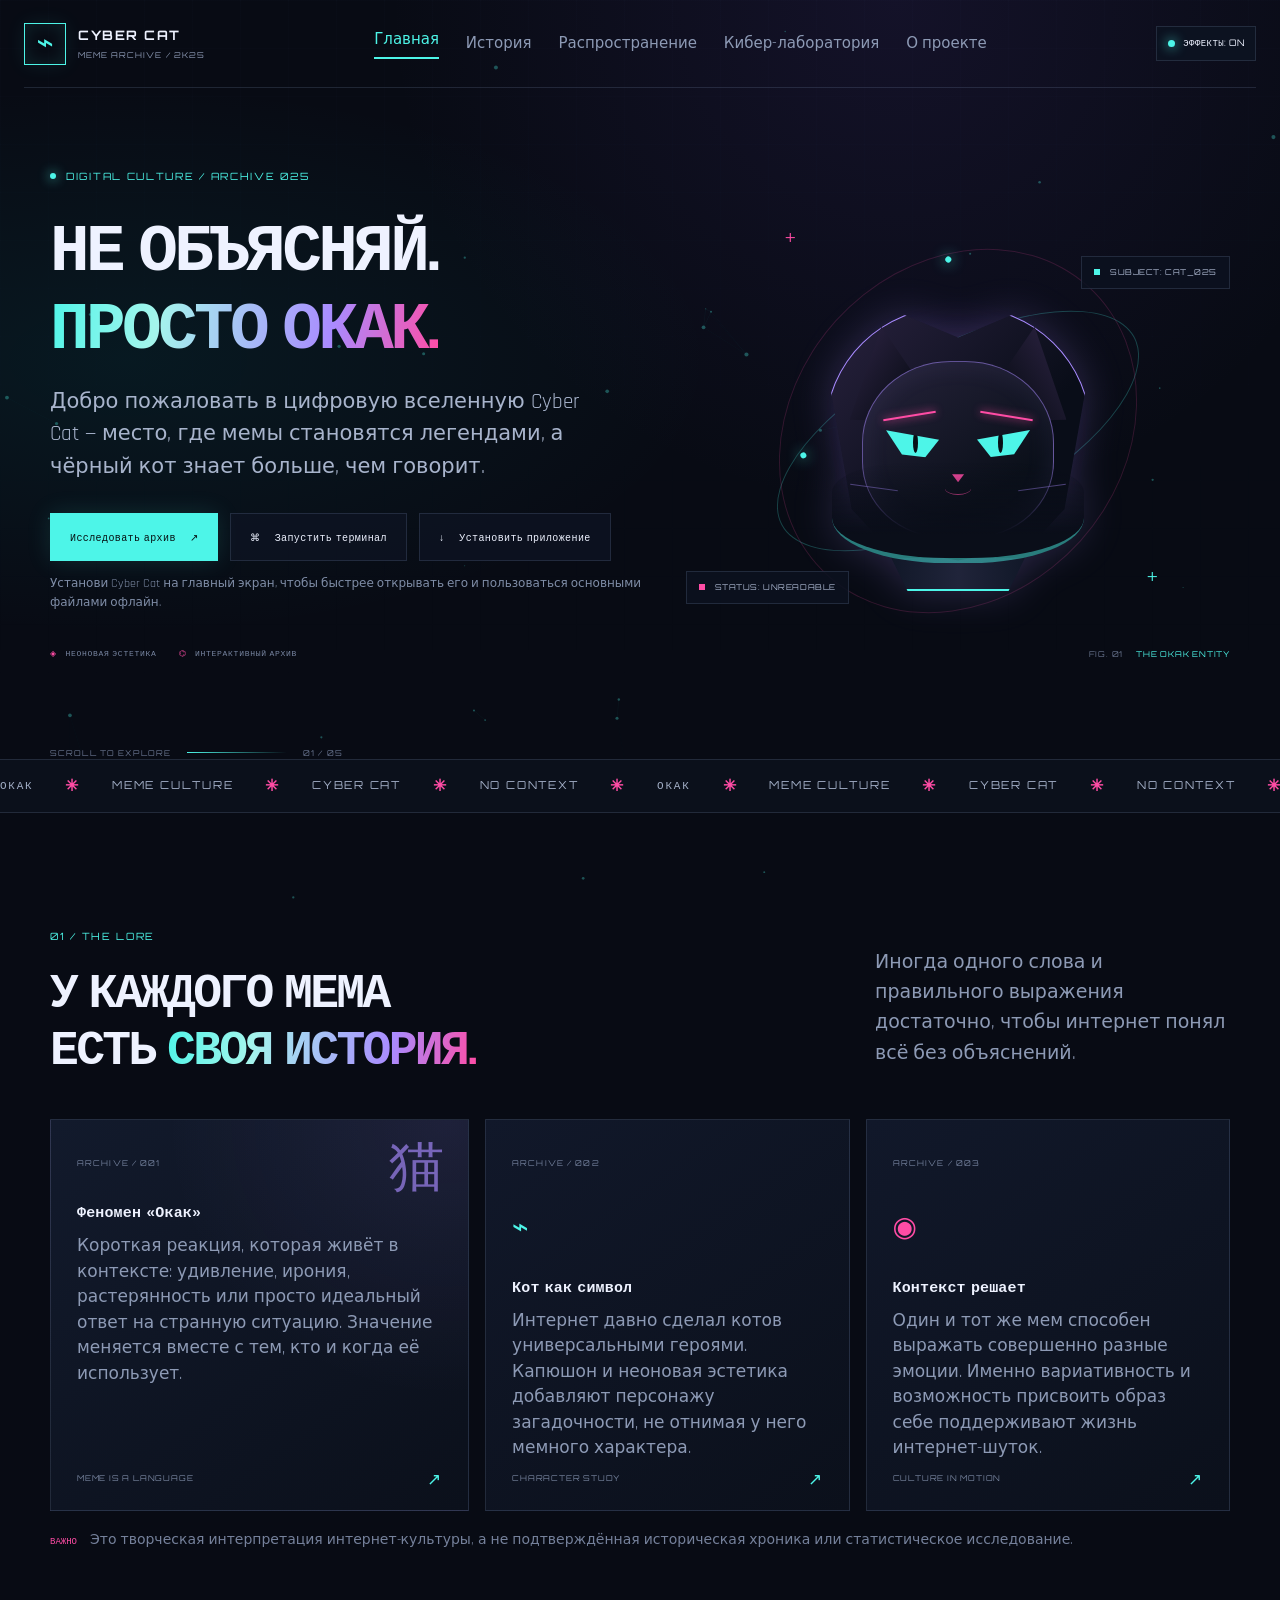
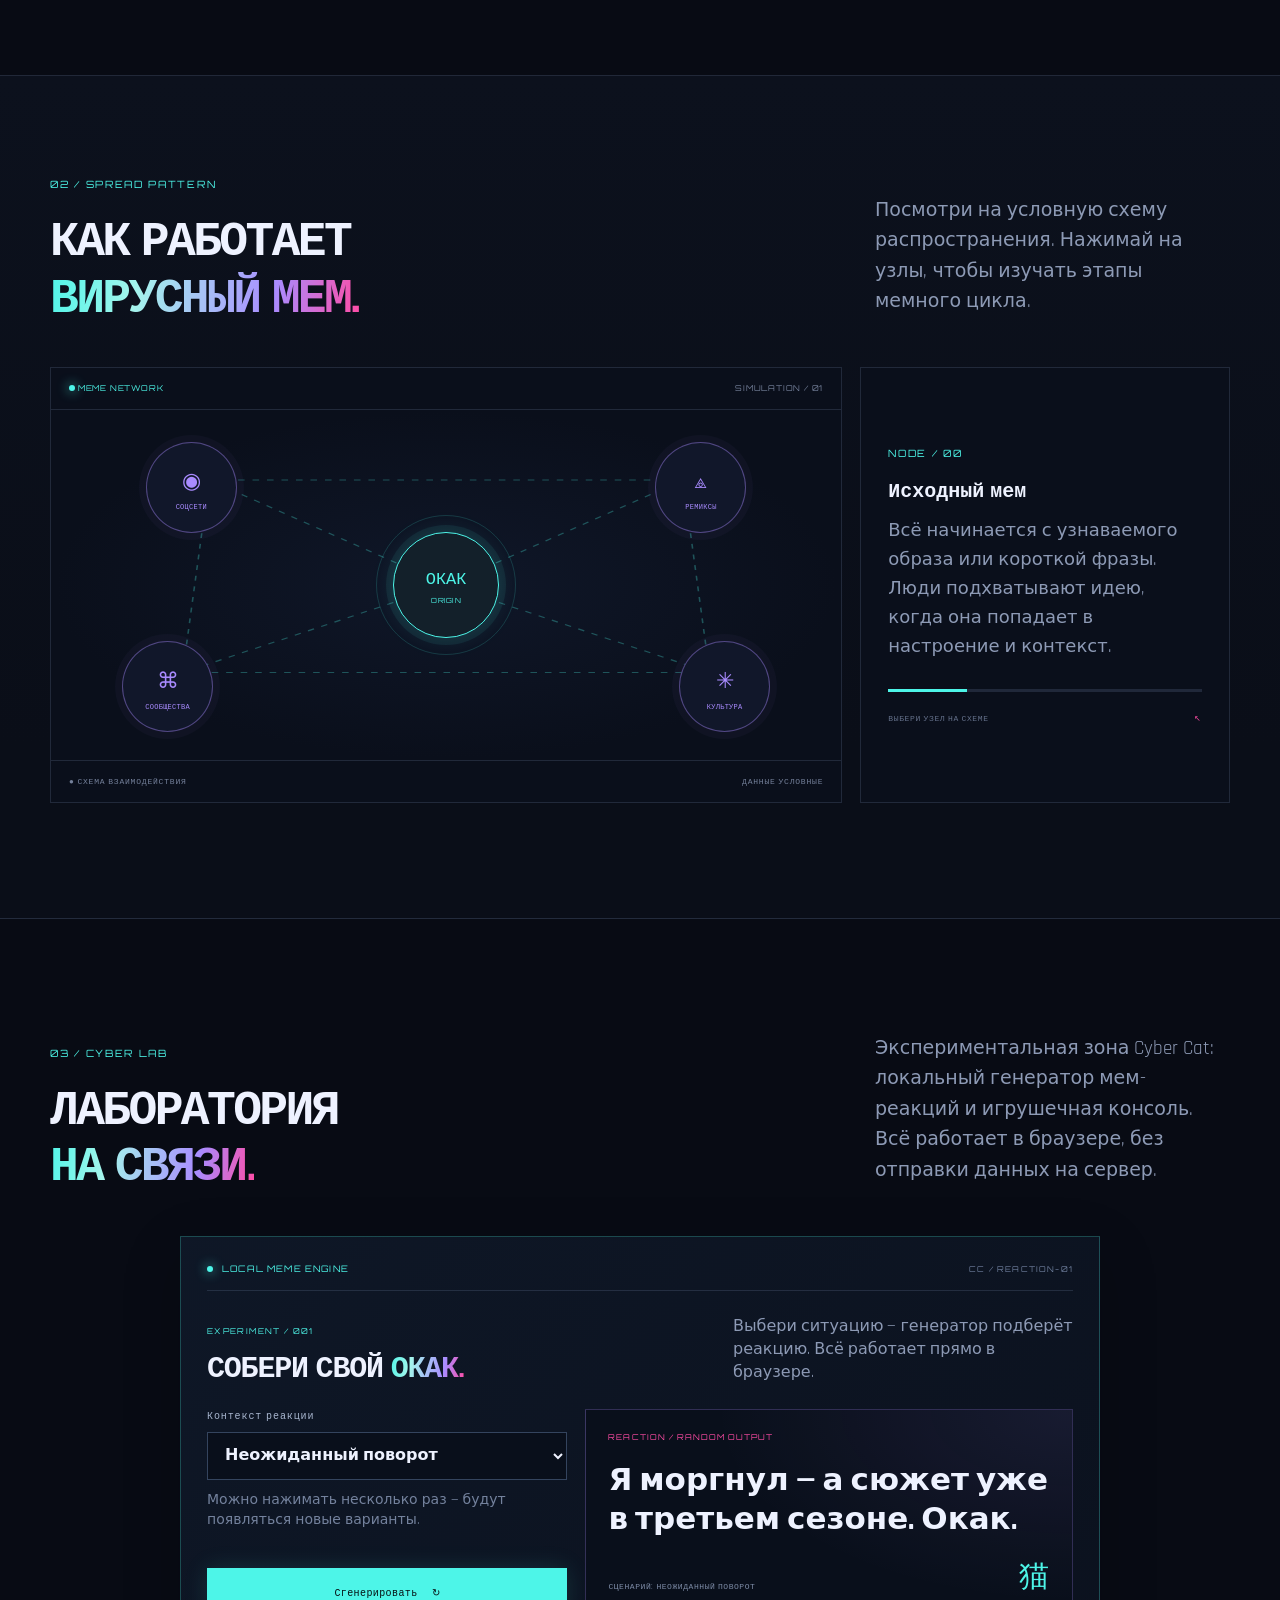
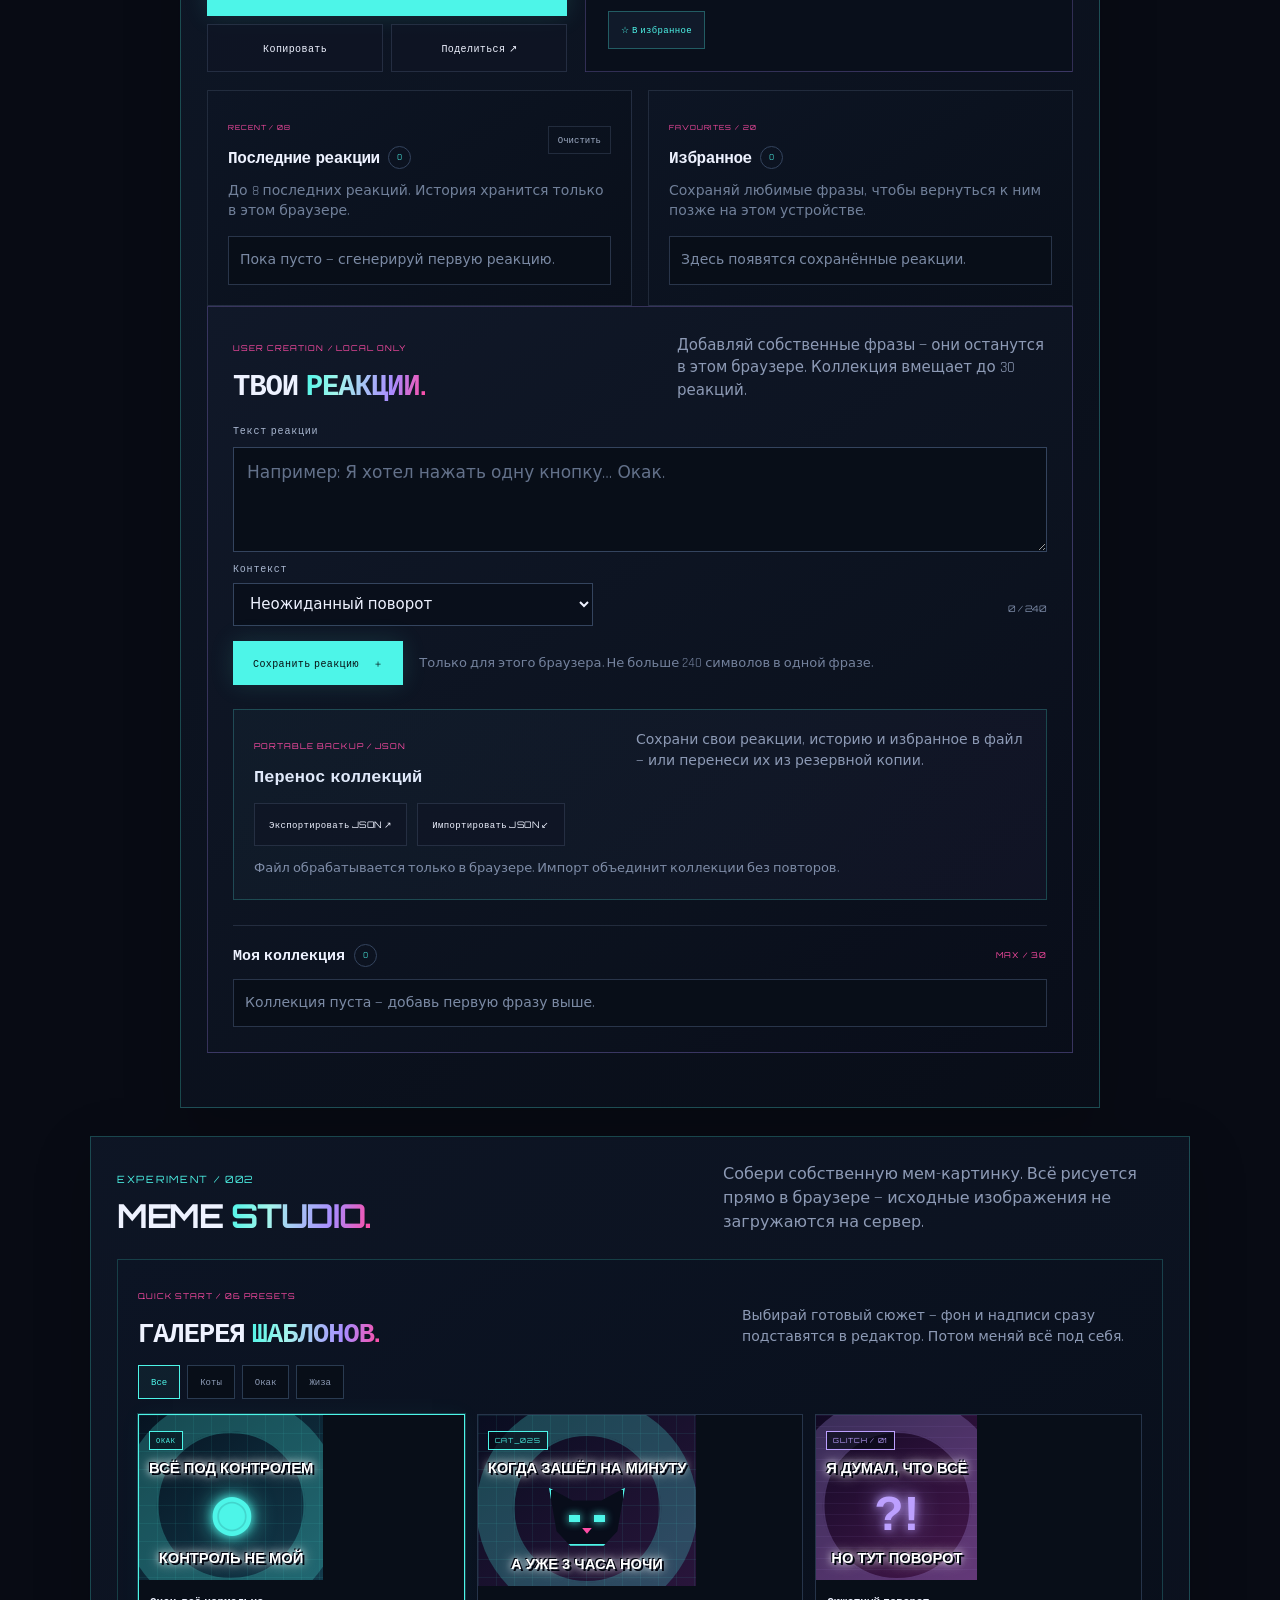
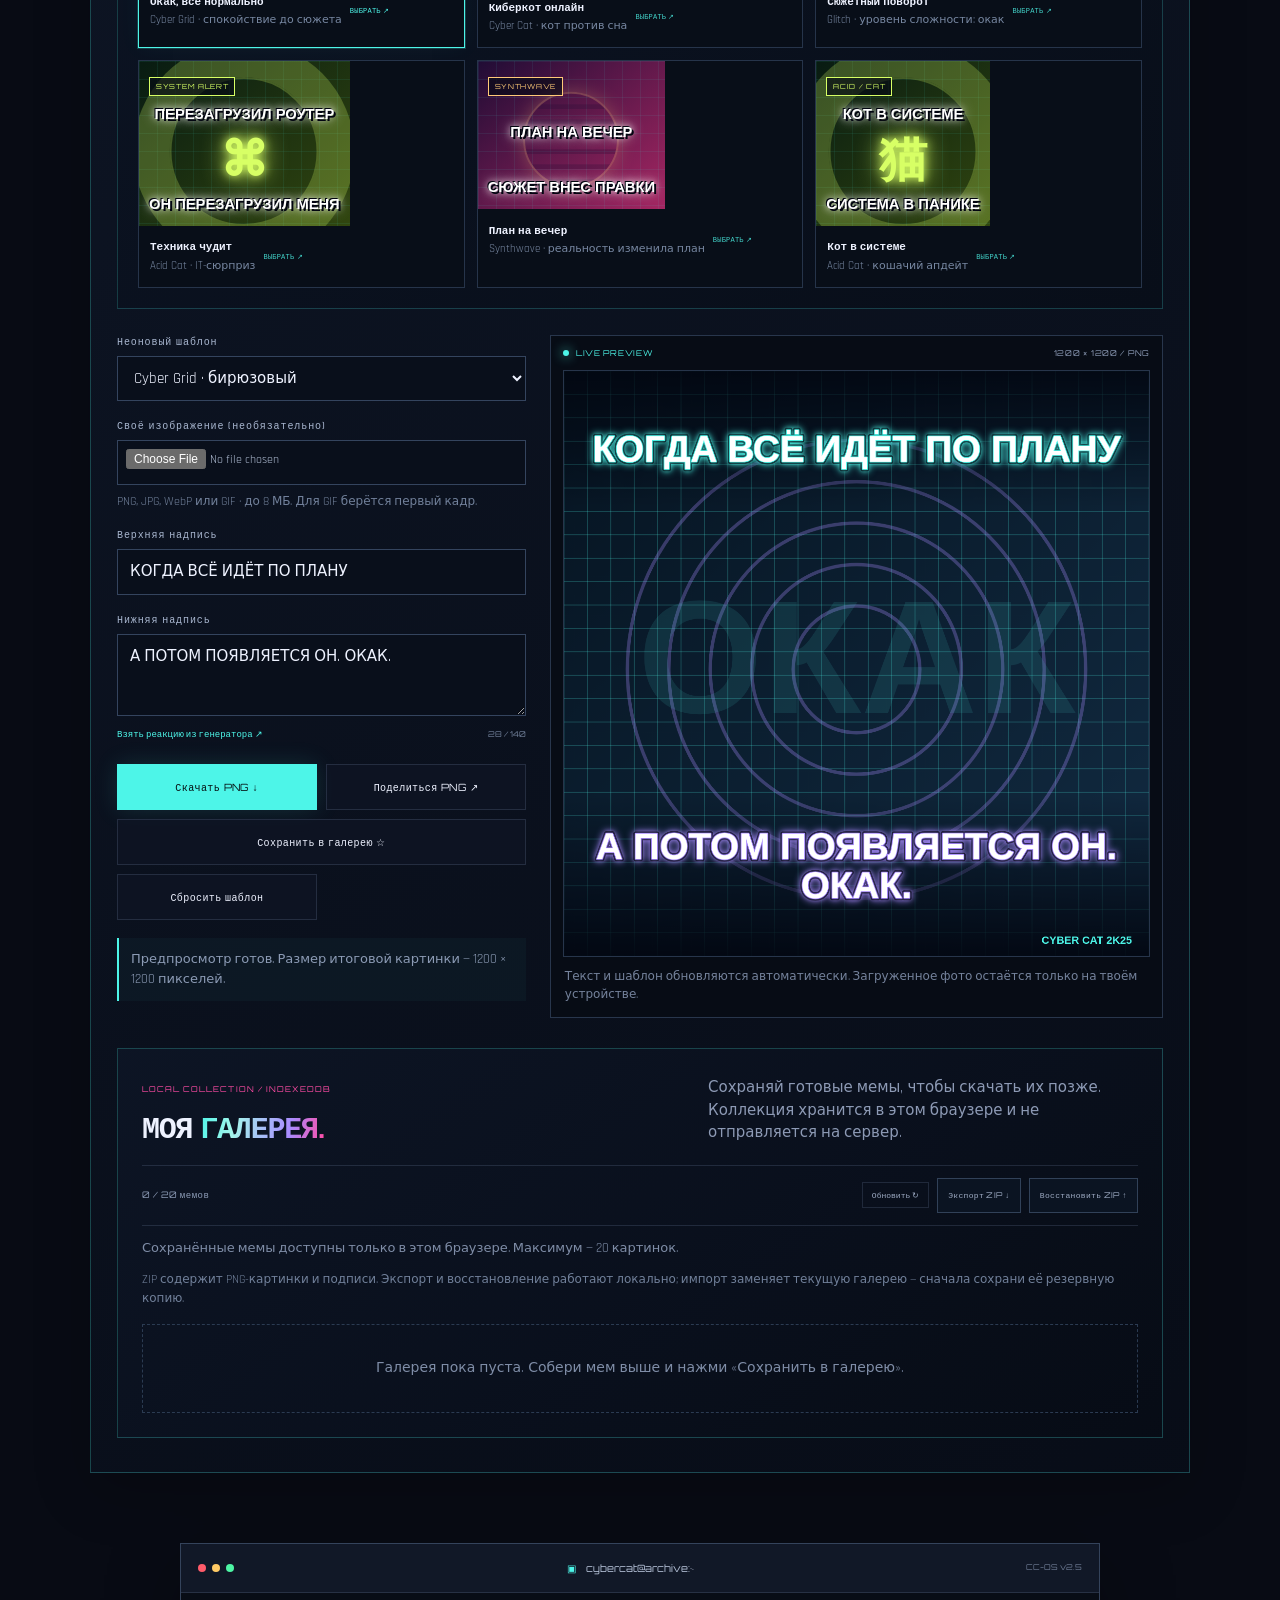
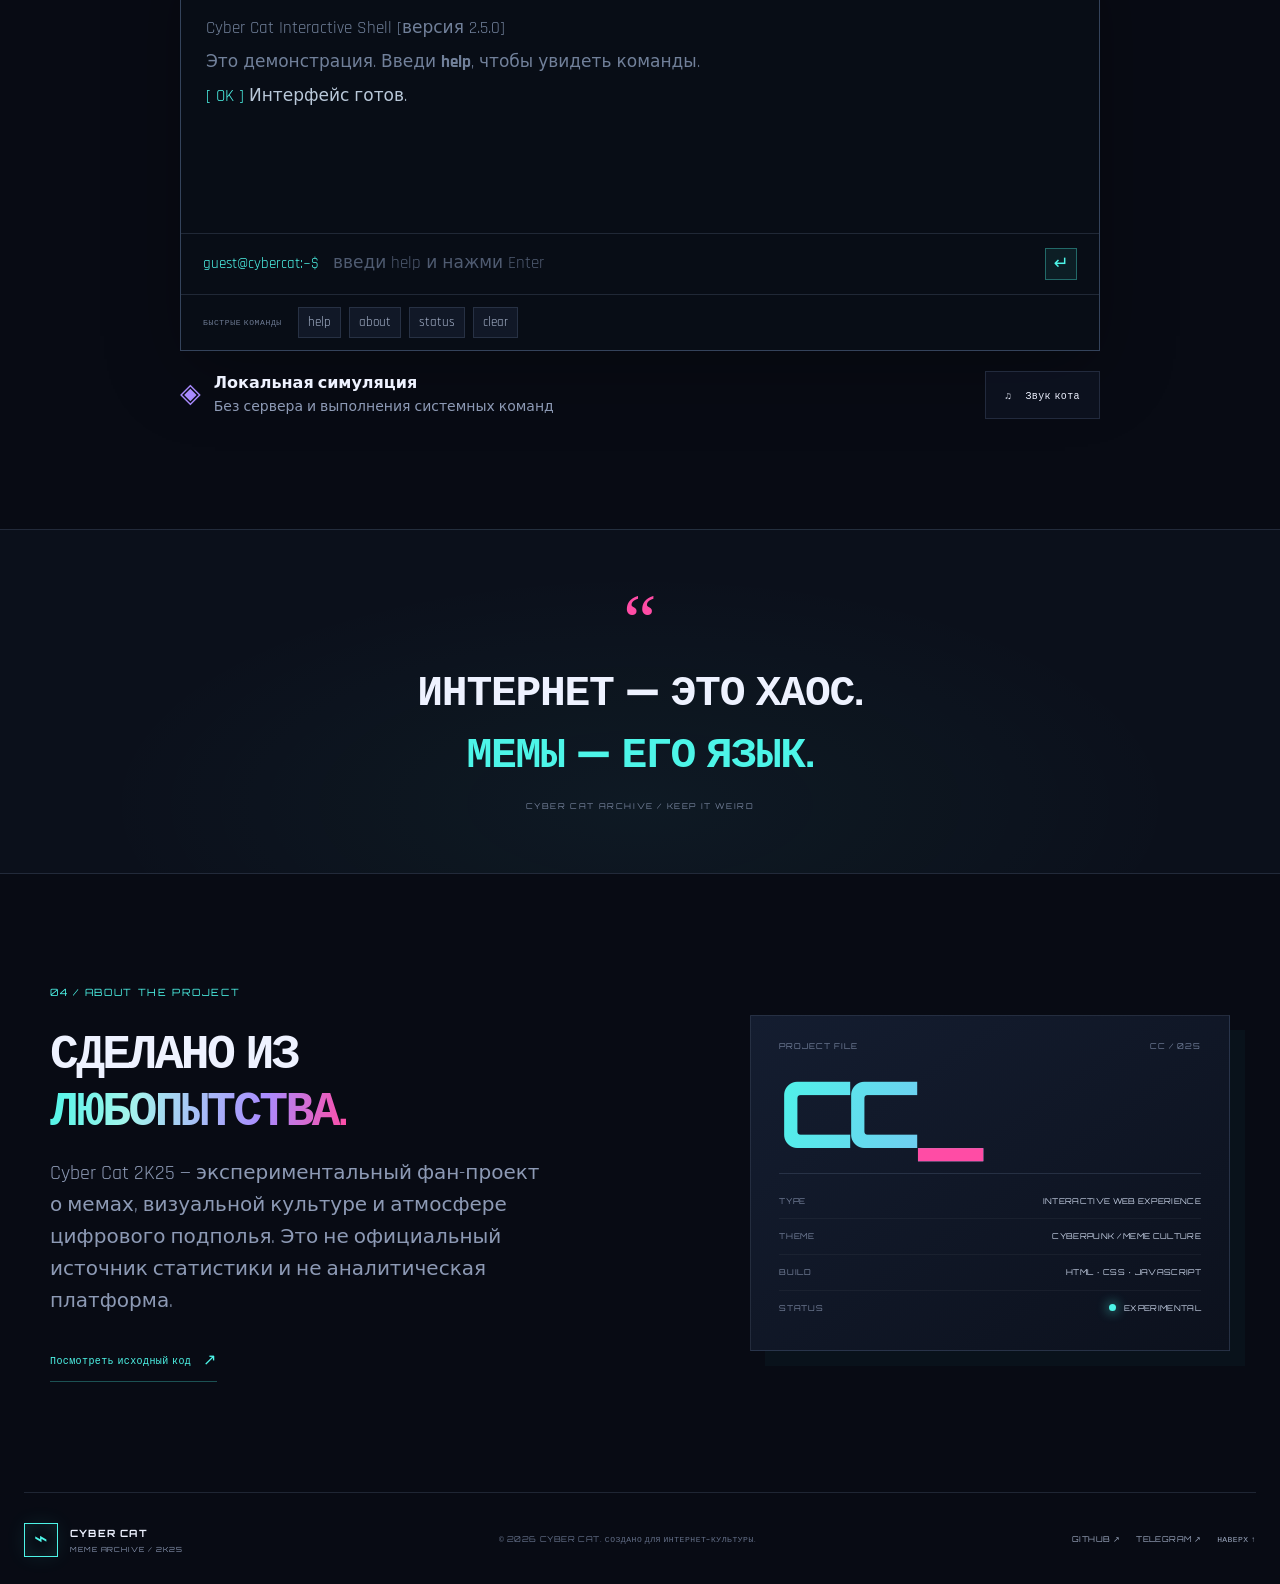
<file: cyber-cat 2k25/index.html>
<!doctype html>
<html lang="ru">
<head>
<meta charset="utf-8"><meta name="viewport" content="width=device-width, initial-scale=1"><meta name="theme-color" content="#080b14">
<meta name="apple-mobile-web-app-capable" content="yes"><meta name="apple-mobile-web-app-status-bar-style" content="black-translucent"><meta name="mobile-web-app-capable" content="yes">
<meta name="description" content="Cyber Cat 2K25 — цифровая лаборатория мема Окак. Исследуй историю, культуру и неоновую вселенную киберкота.">
<meta property="og:title" content="Cyber Cat 2K25 — Окак в цифровой вселенной"><meta property="og:description" content="Неоновый киберпанк-проект об интернет-культуре, меме Окак и цифровом коте.">
<title>Cyber Cat 2K25 — Окак в цифровой вселенной</title><link rel="icon" href="favicon.svg" type="image/svg+xml"><link rel="manifest" href="site.webmanifest?v=2.0.2"><link rel="apple-touch-icon" href="app-icon-192.png">
<link rel="preconnect" href="https://fonts.googleapis.com"><link rel="preconnect" href="https://fonts.gstatic.com" crossorigin>
<link href="https://fonts.googleapis.com/css2?family=Orbitron:wght@400;500;600;700;800&family=Rajdhani:wght@400;500;600;700&display=swap" rel="stylesheet">
<link rel="stylesheet" href="style.css?v=2.0.2"><script src="script.js?v=2.0.2" defer></script>
</head>
<body>
<a class="skip-link" href="#main">Перейти к содержимому</a><div class="ambient-grid" aria-hidden="true"></div><canvas id="particle-canvas" aria-hidden="true"></canvas><div class="scanline" aria-hidden="true"></div>
<header class="site-header">
<a class="brand" href="#home" aria-label="Cyber Cat — на главную"><span class="brand-mark" aria-hidden="true">⌁</span><span><strong>CYBER CAT</strong><small>MEME ARCHIVE / 2K25</small></span></a>
<button class="menu-toggle" id="menu-toggle" type="button" aria-expanded="false" aria-controls="primary-nav"><span></span><span></span><span></span><span class="sr-only">Открыть меню</span></button>
<nav class="primary-nav" id="primary-nav" aria-label="Основная навигация"><a href="#home" class="nav-link active">Главная</a><a href="#lore" class="nav-link">История</a><a href="#spread" class="nav-link">Распространение</a><a href="#lab" class="nav-link">Кибер-лаборатория</a><a href="#about" class="nav-link">О проекте</a></nav>
<button class="motion-toggle" id="motion-toggle" type="button" aria-pressed="false" title="Переключить фоновые эффекты"><span class="status-dot"></span><span id="motion-label">ЭФФЕКТЫ: ON</span></button>
</header>
<main id="main">
<section class="hero section-wrap" id="home">
<div class="hero-copy"><p class="eyebrow"><span class="live-dot"></span> DIGITAL CULTURE / ARCHIVE 025</p><h1>НЕ ОБЪЯСНЯЙ.<br><span class="gradient-text">ПРОСТО ОКАК.</span></h1>
<p class="hero-lead">Добро пожаловать в цифровую вселенную Cyber Cat — место, где мемы становятся легендами, а чёрный кот знает больше, чем говорит.</p>
<div class="hero-actions"><a class="button button-primary" href="#lore">Исследовать архив <span aria-hidden="true">↗</span></a><button class="button button-ghost" id="terminal-focus" type="button"><span aria-hidden="true">⌘</span> Запустить терминал</button><button class="button button-ghost" id="install-app" type="button"><span aria-hidden="true">↓</span> Установить приложение</button></div>
<p class="pwa-install-status" id="pwa-status" role="status" aria-live="polite">Установи Cyber Cat на главный экран, чтобы быстрее открывать его и пользоваться основными файлами офлайн.</p>
<div class="hero-meta"><span><i class="meta-icon">◈</i> НЕОНОВАЯ ЭСТЕТИКА</span><span><i class="meta-icon">⌬</i> ИНТЕРАКТИВНЫЙ АРХИВ</span></div></div>
<div class="hero-visual" aria-label="Иллюстрация киберкота в капюшоне"><div class="orbit orbit-one"></div><div class="orbit orbit-two"></div><div class="visual-cross cross-one">+</div><div class="visual-cross cross-two">+</div><div class="cat-halo"></div>
<div class="cyber-cat" id="cyber-cat" role="img" aria-label="Стилизованное лицо чёрного кота в капюшоне"><div class="hood-back"></div><div class="cat-ear ear-left"></div><div class="cat-ear ear-right"></div><div class="cat-head"><div class="cat-brow brow-left"></div><div class="cat-brow brow-right"></div><div class="cat-eye eye-left"><span></span></div><div class="cat-eye eye-right"><span></span></div><div class="cat-nose"></div><div class="cat-mouth"></div><div class="whisker whisker-left"></div><div class="whisker whisker-right"></div></div><div class="hood-front"></div><div class="cat-collar"></div></div>
<div class="floating-tag tag-top"><span class="tag-pip"></span> SUBJECT: CAT_025</div><div class="floating-tag tag-bottom"><span class="tag-pip pink"></span> STATUS: UNREADABLE</div><div class="visual-caption">FIG. 01 <span>THE OKAK ENTITY</span></div></div>
<div class="hero-bottomline"><span>SCROLL TO EXPLORE</span><span class="scroll-line"></span><span>01 / 05</span></div></section>
<section class="ticker" aria-label="Ключевые темы"><div class="ticker-track"><span>ОКАК</span><b>✳</b><span>MEME CULTURE</span><b>✳</b><span>CYBER CAT</span><b>✳</b><span>NO CONTEXT</span><b>✳</b><span>ОКАК</span><b>✳</b><span>MEME CULTURE</span><b>✳</b><span>CYBER CAT</span><b>✳</b><span>NO CONTEXT</span><b>✳</b></div></section>
<section class="content-section section-wrap" id="lore"><div class="section-heading"><div><p class="eyebrow">01 / THE LORE</p><h2>У КАЖДОГО МЕМА<br>ЕСТЬ <span class="gradient-text">СВОЯ ИСТОРИЯ.</span></h2></div><p class="section-intro">Иногда одного слова и правильного выражения достаточно, чтобы интернет понял всё без объяснений.</p></div>
<div class="lore-grid"><article class="info-card lore-main"><span class="card-index">ARCHIVE / 001</span><div class="card-symbol">猫</div><h3>Феномен «Окак»</h3><p>Короткая реакция, которая живёт в контексте: удивление, ирония, растерянность или просто идеальный ответ на странную ситуацию. Значение меняется вместе с тем, кто и когда её использует.</p><span class="card-foot">MEME IS A LANGUAGE <i>↗</i></span></article>
<article class="info-card"><span class="card-index">ARCHIVE / 002</span><div class="small-symbol cyan">⌁</div><h3>Кот как символ</h3><p>Интернет давно сделал котов универсальными героями. Капюшон и неоновая эстетика добавляют персонажу загадочности, не отнимая у него мемного характера.</p><span class="card-foot">CHARACTER STUDY <i>↗</i></span></article>
<article class="info-card"><span class="card-index">ARCHIVE / 003</span><div class="small-symbol pink">◉</div><h3>Контекст решает</h3><p>Один и тот же мем способен выражать совершенно разные эмоции. Именно вариативность и возможность присвоить образ себе поддерживают жизнь интернет-шуток.</p><span class="card-foot">CULTURE IN MOTION <i>↗</i></span></article></div>
<p class="editorial-note"><span>ВАЖНО</span> Это творческая интерпретация интернет-культуры, а не подтверждённая историческая хроника или статистическое исследование.</p></section>
<section class="spread-section" id="spread"><div class="section-wrap"><div class="section-heading"><div><p class="eyebrow">02 / SPREAD PATTERN</p><h2>КАК РАБОТАЕТ<br><span class="gradient-text">ВИРУСНЫЙ МЕМ.</span></h2></div><p class="section-intro">Посмотри на условную схему распространения. Нажимай на узлы, чтобы изучать этапы мемного цикла.</p></div>
<div class="spread-layout"><div class="network-panel"><div class="network-top"><span><i class="live-dot"></i> MEME NETWORK</span><span>SIMULATION / 01</span></div><div class="network-map" id="network-map"><svg class="network-lines" viewBox="0 0 600 360" preserveAspectRatio="none" aria-hidden="true"><path d="M300 180 L120 72 M300 180 L480 72 M300 180 L100 270 M300 180 L500 270 M120 72 L480 72 M100 270 L500 270 M120 72 L100 270 M480 72 L500 270"/></svg>
<button class="network-node node-center selected" type="button" data-node="origin" aria-pressed="true"><span>ОКАК</span><small>ORIGIN</small></button><button class="network-node node-a" type="button" data-node="social" aria-pressed="false"><span>◉</span><small>СОЦСЕТИ</small></button><button class="network-node node-b" type="button" data-node="remix" aria-pressed="false"><span>⟁</span><small>РЕМИКСЫ</small></button><button class="network-node node-c" type="button" data-node="community" aria-pressed="false"><span>⌘</span><small>СООБЩЕСТВА</small></button><button class="network-node node-d" type="button" data-node="culture" aria-pressed="false"><span>✳</span><small>КУЛЬТУРА</small></button><div class="network-pulse" aria-hidden="true"></div></div><div class="network-bottom"><span>● СХЕМА ВЗАИМОДЕЙСТВИЯ</span><span>ДАННЫЕ УСЛОВНЫЕ</span></div></div>
<aside class="node-detail" aria-live="polite"><p class="eyebrow" id="node-kicker">NODE / 00</p><h3 id="node-title">Исходный мем</h3><p id="node-description">Всё начинается с узнаваемого образа или короткой фразы. Люди подхватывают идею, когда она попадает в настроение и контекст.</p><div class="node-progress"><span id="node-progress-fill"></span></div><span class="node-hint">ВЫБЕРИ УЗЕЛ НА СХЕМЕ <span>↖</span></span></aside></div></div></section>
<section class="lab-section section-wrap" id="lab"><div class="section-heading"><div><p class="eyebrow">03 / CYBER LAB</p><h2>ЛАБОРАТОРИЯ<br><span class="gradient-text">НА СВЯЗИ.</span></h2></div><p class="section-intro">Экспериментальная зона Cyber Cat: локальный генератор мем-реакций и игрушечная консоль. Всё работает в браузере, без отправки данных на сервер.</p></div>

<div class="meme-generator" id="meme-generator" aria-labelledby="meme-generator-title">
  <div class="generator-topline"><span class="live-dot" aria-hidden="true"></span><span>LOCAL MEME ENGINE</span><span class="generator-build">CC / REACTION-01</span></div>
  <div class="generator-heading">
    <div><p class="eyebrow">EXPERIMENT / 001</p><h3 id="meme-generator-title">СОБЕРИ СВОЙ <span class="gradient-text">ОКАК.</span></h3></div>
    <p>Выбери ситуацию — генератор подберёт реакцию. Всё работает прямо в браузере.</p>
  </div>
  <div class="generator-layout">
    <div class="generator-controls">
      <label for="meme-context">Контекст реакции</label>
      <select id="meme-context" name="meme-context">
        <option value="plot-twist">Неожиданный поворот</option>
        <option value="awkward">Неловкий момент</option>
        <option value="technology">Техника опять чудит</option>
        <option value="plans">Планы пошли не так</option>
        <option value="everyday">Обычный день</option>
      </select>
      <p class="generator-hint">Можно нажимать несколько раз — будут появляться новые варианты.</p>
      <div class="generator-actions">
        <button class="button button-primary" id="generate-meme" type="button">Сгенерировать <span aria-hidden="true">↻</span></button>
        <button class="button button-ghost" id="copy-meme" type="button">Копировать</button>
        <button class="button button-ghost" id="share-meme" type="button">Поделиться ↗</button>
      </div>
    </div>
    <div class="generator-result" aria-live="polite" aria-atomic="true">
      <span class="generator-stamp">REACTION / RANDOM OUTPUT</span>
      <p id="meme-result">Я моргнул — а сюжет уже в третьем сезоне. Окак.</p>
      <div class="generator-result-footer"><span id="meme-caption">СЦЕНАРИЙ: НЕОЖИДАННЫЙ ПОВОРОТ</span><span class="generator-mark" aria-hidden="true">猫</span></div>
      <button class="favorite-toggle" id="favorite-meme" type="button" aria-pressed="false">☆ В избранное</button>
    </div>
  </div>
  <div class="generator-library" aria-label="История и избранное реакций">
    <section class="generator-list-panel" aria-labelledby="meme-history-title">
      <div class="generator-list-header">
        <div><span class="generator-stamp">RECENT / 08</span><h4 id="meme-history-title">Последние реакции <span class="generator-count" id="meme-history-count">0</span></h4></div>
        <button class="list-clear-button" id="clear-meme-history" type="button">Очистить</button>
      </div>
      <p class="generator-list-note">До 8 последних реакций. История хранится только в этом браузере.</p>
      <ul class="reaction-list" id="meme-history-list"><li class="reaction-empty">Пока пусто — сгенерируй первую реакцию.</li></ul>
    </section>
    <section class="generator-list-panel" aria-labelledby="meme-favorites-title">
      <div class="generator-list-header">
        <div><span class="generator-stamp">FAVOURITES / 20</span><h4 id="meme-favorites-title">Избранное <span class="generator-count" id="meme-favorites-count">0</span></h4></div>
      </div>
      <p class="generator-list-note">Сохраняй любимые фразы, чтобы вернуться к ним позже на этом устройстве.</p>
      <ul class="reaction-list" id="meme-favorites-list"><li class="reaction-empty">Здесь появятся сохранённые реакции.</li></ul>
    </section>
  </div>
  <section id="custom-reaction-panel" class="custom-reaction-panel" aria-labelledby="custom-reaction-title"><div class="custom-reaction-heading"><div><span class="generator-stamp">USER CREATION / LOCAL ONLY</span><h4 id="custom-reaction-title">ТВОИ <span class="gradient-text">РЕАКЦИИ.</span></h4></div><p>Добавляй собственные фразы — они останутся в этом браузере. Коллекция вмещает до 30 реакций.</p></div><form class="custom-reaction-form" id="custom-reaction-form"><label for="custom-reaction-text">Текст реакции</label><textarea id="custom-reaction-text" name="custom-reaction-text" rows="3" maxlength="240" required placeholder="Например: Я хотел нажать одну кнопку… Окак."></textarea><div class="custom-reaction-form-footer"><div><label for="custom-reaction-context">Контекст</label><select id="custom-reaction-context" name="custom-reaction-context"><option value="plot-twist">Неожиданный поворот</option><option value="awkward">Неловкий момент</option><option value="technology">Техника опять чудит</option><option value="plans">Планы пошли не так</option><option value="everyday">Обычный день</option></select></div><span class="custom-reaction-counter" id="custom-reaction-counter">0 / 240</span></div><div class="custom-reaction-submit-row"><button class="button button-primary" id="save-custom-reaction" type="submit">Сохранить реакцию <span aria-hidden="true">＋</span></button><p id="custom-reaction-status" class="custom-reaction-status" aria-live="polite">Только для этого браузера. Не больше 240 символов в одной фразе.</p></div></form><section id="collection-transfer" class="collection-transfer" aria-labelledby="collection-transfer-title"><div class="collection-transfer-heading"><div><span class="generator-stamp">PORTABLE BACKUP / JSON</span><h5 id="collection-transfer-title">Перенос коллекций</h5></div><p>Сохрани свои реакции, историю и избранное в файл — или перенеси их из резервной копии.</p></div><div class="collection-transfer-actions"><button class="button button-ghost" id="export-meme-collections" type="button">Экспортировать JSON ↗</button><div class="collection-import-control"><label class="button button-ghost" for="import-meme-collections">Импортировать JSON ↙</label><input id="import-meme-collections" type="file" accept=".json,application/json"></div></div><p id="collection-transfer-status" class="collection-transfer-status" role="status" aria-live="polite">Файл обрабатывается только в браузере. Импорт объединит коллекции без повторов.</p></section>
    <div class="custom-reaction-list-heading"><h5>Моя коллекция <span class="generator-count" id="custom-reaction-count">0</span></h5><span class="generator-stamp">MAX / 30</span></div><ul class="reaction-list custom-reaction-list" id="custom-reaction-list" aria-label="Собственные реакции"><li class="reaction-empty">Коллекция пуста — добавь первую фразу выше.</li></ul></section>
</div>
<section class="meme-studio" id="meme-studio" aria-labelledby="meme-studio-title">
  <div class="meme-studio-header">
    <div><p class="eyebrow">EXPERIMENT / 002</p><h3 id="meme-studio-title">MEME <span class="gradient-text">STUDIO.</span></h3></div>
    <p>Собери собственную мем-картинку. Всё рисуется прямо в браузере — исходные изображения не загружаются на сервер.</p>
  </div>
  <section class="meme-template-gallery" aria-labelledby="meme-template-gallery-title">
    <div class="meme-gallery-heading"><div><span class="generator-stamp">QUICK START / 06 PRESETS</span><h4 id="meme-template-gallery-title">ГАЛЕРЕЯ <span class="gradient-text">ШАБЛОНОВ.</span></h4></div><p>Выбирай готовый сюжет — фон и надписи сразу подставятся в редактор. Потом меняй всё под себя.</p></div>
    <div class="meme-gallery-filters" role="group" aria-label="Фильтр шаблонов">
      <button class="meme-gallery-filter active" type="button" data-gallery-filter="all" aria-pressed="true">Все</button>
      <button class="meme-gallery-filter" type="button" data-gallery-filter="cat" aria-pressed="false">Коты</button>
      <button class="meme-gallery-filter" type="button" data-gallery-filter="okak" aria-pressed="false">Окак</button>
      <button class="meme-gallery-filter" type="button" data-gallery-filter="life" aria-pressed="false">Жиза</button>
    </div>
    <div class="meme-gallery-grid" id="meme-gallery-grid">
      <button class="meme-gallery-card selected" type="button" data-gallery-preset="okak-control" data-gallery-category="okak" aria-pressed="true">
        <span class="meme-gallery-art art-cyber"><span class="art-chip">ОКАК</span><span class="art-top">ВСЁ ПОД КОНТРОЛЕМ</span><span class="art-symbol">◉</span><span class="art-bottom">КОНТРОЛЬ НЕ МОЙ</span></span>
        <span class="meme-gallery-card-footer"><span><strong>Окак, всё нормально</strong><small>Cyber Grid · спокойствие до сюжета</small></span><span class="meme-gallery-choose">ВЫБРАТЬ ↗</span></span>
      </button>
      <button class="meme-gallery-card" type="button" data-gallery-preset="cyber-cat" data-gallery-category="cat" aria-pressed="false">
        <span class="meme-gallery-art art-cat"><span class="art-chip">CAT_025</span><span class="art-top">КОГДА ЗАШЁЛ НА МИНУТУ</span><span class="art-cat-face"><i></i><b></b><em></em></span><span class="art-bottom">А УЖЕ 3 ЧАСА НОЧИ</span></span>
        <span class="meme-gallery-card-footer"><span><strong>Киберкот онлайн</strong><small>Cyber Cat · кот против сна</small></span><span class="meme-gallery-choose">ВЫБРАТЬ ↗</span></span>
      </button>
      <button class="meme-gallery-card" type="button" data-gallery-preset="plot-twist" data-gallery-category="okak" aria-pressed="false">
        <span class="meme-gallery-art art-glitch"><span class="art-chip">GLITCH / 01</span><span class="art-top">Я ДУМАЛ, ЧТО ВСЁ</span><span class="art-symbol">?!</span><span class="art-bottom">НО ТУТ ПОВОРОТ</span></span>
        <span class="meme-gallery-card-footer"><span><strong>Сюжетный поворот</strong><small>Glitch · уровень сложности: окак</small></span><span class="meme-gallery-choose">ВЫБРАТЬ ↗</span></span>
      </button>
      <button class="meme-gallery-card" type="button" data-gallery-preset="tech-chaos" data-gallery-category="life" aria-pressed="false">
        <span class="meme-gallery-art art-acid"><span class="art-chip">SYSTEM ALERT</span><span class="art-top">ПЕРЕЗАГРУЗИЛ РОУТЕР</span><span class="art-symbol">⌘</span><span class="art-bottom">ОН ПЕРЕЗАГРУЗИЛ МЕНЯ</span></span>
        <span class="meme-gallery-card-footer"><span><strong>Техника чудит</strong><small>Acid Cat · IT-сюрприз</small></span><span class="meme-gallery-choose">ВЫБРАТЬ ↗</span></span>
      </button>
      <button class="meme-gallery-card" type="button" data-gallery-preset="synthwave-plans" data-gallery-category="life" aria-pressed="false">
        <span class="meme-gallery-art art-sunset"><span class="art-chip">SYNTHWAVE</span><span class="art-top">ПЛАН НА ВЕЧЕР</span><span class="art-sun"></span><span class="art-bottom">СЮЖЕТ ВНЕС ПРАВКИ</span></span>
        <span class="meme-gallery-card-footer"><span><strong>План на вечер</strong><small>Synthwave · реальность изменила план</small></span><span class="meme-gallery-choose">ВЫБРАТЬ ↗</span></span>
      </button>
      <button class="meme-gallery-card" type="button" data-gallery-preset="acid-cat" data-gallery-category="cat" aria-pressed="false">
        <span class="meme-gallery-art art-lime"><span class="art-chip">ACID / CAT</span><span class="art-top">КОТ В СИСТЕМЕ</span><span class="art-symbol">猫</span><span class="art-bottom">СИСТЕМА В ПАНИКЕ</span></span>
        <span class="meme-gallery-card-footer"><span><strong>Кот в системе</strong><small>Acid Cat · кошачий апдейт</small></span><span class="meme-gallery-choose">ВЫБРАТЬ ↗</span></span>
      </button>
    </div>
  </section>
  <div class="meme-studio-layout">
    <form class="meme-studio-controls" id="meme-studio-form">
      <div class="meme-studio-control">
        <label for="meme-template">Неоновый шаблон</label>
        <select id="meme-template" name="meme-template">
          <option value="cyber">Cyber Grid · бирюзовый</option>
          <option value="sunset">Synthwave · закат</option>
          <option value="glitch">Glitch · фиолетовый</option>
          <option value="acid">Acid Cat · лайм</option><option value="cat">Cyber Cat · кот</option>
        </select>
      </div>
      <div class="meme-studio-control">
        <label for="meme-image-upload">Своё изображение (необязательно)</label>
        <input id="meme-image-upload" name="meme-image-upload" type="file" accept="image/png,image/jpeg,image/webp,image/gif">
        <p class="meme-studio-hint">PNG, JPG, WebP или GIF · до 8 МБ. Для GIF берётся первый кадр.</p>
      </div>
      <div class="meme-studio-control">
        <label for="meme-image-top-text">Верхняя надпись</label>
        <input id="meme-image-top-text" name="meme-image-top-text" type="text" maxlength="100" value="КОГДА ВСЁ ИДЁТ ПО ПЛАНУ" autocomplete="off">
      </div>
      <div class="meme-studio-control">
        <label for="meme-image-bottom-text">Нижняя надпись</label>
        <textarea id="meme-image-bottom-text" name="meme-image-bottom-text" rows="2" maxlength="140" autocomplete="off">А ПОТОМ ПОЯВЛЯЕТСЯ ОН. ОКАК.</textarea>
        <div class="meme-studio-field-footer"><button class="meme-studio-inline-button" id="use-current-reaction" type="button">Взять реакцию из генератора ↗</button><span id="meme-image-char-count">0 / 140</span></div>
      </div>
      <div class="meme-studio-actions">
        <button class="button button-primary" id="download-meme-png" type="button">Скачать PNG ↓</button>
        <button class="button button-ghost" id="share-meme-png" type="button">Поделиться PNG ↗</button>
        <button class="button button-ghost" id="save-meme-to-gallery" type="button">Сохранить в галерею ☆</button>
        <button class="button button-ghost" id="reset-meme-image" type="button">Сбросить шаблон</button>
      </div>
      <p id="meme-studio-status" class="meme-studio-status" role="status" aria-live="polite">Предпросмотр готов. Размер итоговой картинки — 1200 × 1200 пикселей.</p>
    </form>
    <div class="meme-studio-preview">
      <div class="meme-studio-preview-header"><span><i class="live-dot"></i> LIVE PREVIEW</span><span>1200 × 1200 / PNG</span></div>
      <canvas id="meme-image-canvas" width="1200" height="1200" role="img" aria-label="Предпросмотр создаваемой мем-картинки">Предпросмотр мем-картинки. Используй поля рядом, чтобы изменить надписи.</canvas>
      <p class="meme-studio-preview-note">Текст и шаблон обновляются автоматически. Загруженное фото остаётся только на твоём устройстве.</p>
    </div>
  </div>
  <section class="saved-meme-gallery" id="saved-meme-gallery" aria-labelledby="saved-meme-gallery-title">
    <div class="saved-meme-gallery-heading">
      <div><span class="generator-stamp">LOCAL COLLECTION / INDEXEDDB</span><h4 id="saved-meme-gallery-title">МОЯ <span class="gradient-text">ГАЛЕРЕЯ.</span></h4></div>
      <p>Сохраняй готовые мемы, чтобы скачать их позже. Коллекция хранится в этом браузере и не отправляется на сервер.</p>
    </div>
    <div class="saved-meme-gallery-toolbar">
      <span id="saved-meme-gallery-count">0 / 20 мемов</span>
      <div class="saved-meme-gallery-tools">
        <button class="list-clear-button" id="refresh-saved-memes" type="button">Обновить ↻</button>
        <button class="saved-meme-backup-button" id="export-saved-memes-zip" type="button">Экспорт ZIP ↓</button>
        <input id="import-saved-memes-zip" class="saved-meme-import-input" type="file" accept=".zip,application/zip,application/x-zip-compressed">
        <label class="saved-meme-backup-button saved-meme-import-label" for="import-saved-memes-zip">Восстановить ZIP ↑</label>
      </div>
    </div>
    <p class="saved-meme-gallery-status" id="saved-meme-gallery-status" role="status" aria-live="polite">Загрузка личной галереи…</p>
    <p class="saved-meme-backup-note">ZIP содержит PNG-картинки и подписи. Экспорт и восстановление работают локально; импорт заменяет текущую галерею — сначала сохрани её резервную копию.</p>
    <div class="saved-meme-gallery-grid" id="saved-meme-gallery-grid">
      <p class="saved-meme-empty">Здесь появятся сохранённые мем-картинки.</p>
    </div>
  </section>
</section>
<div class="terminal" id="terminal"><div class="terminal-topbar"><div class="window-controls"><span></span><span></span><span></span></div><div class="terminal-name"><span class="terminal-lock">▣</span> cybercat@archive:~</div><span class="terminal-version">CC-OS v2.5</span></div>
<div class="terminal-content" id="terminal-output" role="log" aria-live="polite" aria-label="Вывод терминала"><p class="term-muted">Cyber Cat Interactive Shell [версия 2.5.0]</p><p class="term-muted">Это демонстрация. Введи <strong>help</strong>, чтобы увидеть команды.</p><p><span class="term-ok">[ OK ]</span> Интерфейс готов.</p></div>
<form class="terminal-form" id="terminal-form"><label class="terminal-prompt" for="terminal-input">guest@cybercat:~$</label><input id="terminal-input" name="command" type="text" autocomplete="off" autocapitalize="off" spellcheck="false" placeholder="введи help и нажми Enter" aria-label="Команда терминала"><button type="submit" aria-label="Выполнить команду">↵</button></form>
<div class="terminal-quick"><span>БЫСТРЫЕ КОМАНДЫ</span><button type="button" data-command="help">help</button><button type="button" data-command="about">about</button><button type="button" data-command="status">status</button><button type="button" data-command="clear">clear</button></div></div>
<div class="lab-bottom"><div><span class="lab-icon">◈</span><p><strong>Локальная симуляция</strong><small>Без сервера и выполнения системных команд</small></p></div><button class="button button-ghost" id="cat-sound" type="button"><span aria-hidden="true">♫</span> Звук кота</button></div></section>
<section class="manifesto-section"><div class="section-wrap manifesto"><span class="manifesto-mark">“</span><p>ИНТЕРНЕТ — ЭТО ХАОС.<br><span>МЕМЫ — ЕГО ЯЗЫК.</span></p><span class="manifesto-caption">CYBER CAT ARCHIVE / KEEP IT WEIRD</span></div></section>
<section class="about-section section-wrap" id="about"><div class="about-copy"><p class="eyebrow">04 / ABOUT THE PROJECT</p><h2>СДЕЛАНО ИЗ<br><span class="gradient-text">ЛЮБОПЫТСТВА.</span></h2><p>Cyber Cat 2K25 — экспериментальный фан-проект о мемах, визуальной культуре и атмосфере цифрового подполья. Это не официальный источник статистики и не аналитическая платформа.</p><a class="text-link" href="https://github.com/Ahdrej545/cyber-cat-2k25.github.io" target="_blank" rel="noopener noreferrer">Посмотреть исходный код <span>↗</span></a></div>
<div class="about-card"><div class="about-card-top"><span>PROJECT FILE</span><span>CC / 025</span></div><div class="about-logo">CC<span>_</span></div><dl><div><dt>TYPE</dt><dd>INTERACTIVE WEB EXPERIENCE</dd></div><div><dt>THEME</dt><dd>CYBERPUNK / MEME CULTURE</dd></div><div><dt>BUILD</dt><dd>HTML · CSS · JAVASCRIPT</dd></div><div><dt>STATUS</dt><dd><span class="status-dot"></span> EXPERIMENTAL</dd></div></dl></div></section>
</main>
<footer class="site-footer"><a class="brand footer-brand" href="#home"><span class="brand-mark">⌁</span><span><strong>CYBER CAT</strong><small>MEME ARCHIVE / 2K25</small></span></a><p>© <span id="year">2026</span> CYBER CAT. СОЗДАНО ДЛЯ ИНТЕРНЕТ-КУЛЬТУРЫ.</p><div class="footer-links"><a href="https://github.com/Ahdrej545/cyber-cat-2k25.github.io" target="_blank" rel="noopener noreferrer">GITHUB ↗</a><a href="https://t.me/Andrej1608" target="_blank" rel="noopener noreferrer">TELEGRAM ↗</a><a href="#home">НАВЕРХ ↑</a></div></footer>
<div class="toast" id="toast" role="status" aria-live="polite"></div>
</body></html>
</file>
<file: cyber-cat 2k25/style.css>
:root{color-scheme:dark;--bg:#080b14;--panel:#0d1220;--line:rgba(139,160,197,.18);--text:#eef2ff;--muted:#8d9ab5;--cyan:#4df5e8;--pink:#ff4ca5;--purple:#a98bff;--font-display:"Orbitron",monospace;--font-body:"Rajdhani",system-ui,sans-serif;--max:1180px}
*{box-sizing:border-box}html{scroll-behavior:smooth;scroll-padding-top:100px}body{margin:0;background:var(--bg);color:var(--text);font-family:var(--font-body);font-size:18px;line-height:1.6;overflow-x:hidden}body::before{content:"";position:fixed;inset:0;pointer-events:none;z-index:-2;background:radial-gradient(ellipse at 70% 0%,rgba(88,57,160,.15),transparent 40%),radial-gradient(ellipse at 10% 40%,rgba(0,190,190,.08),transparent 36%),#080b14}.ambient-grid{position:fixed;inset:0;z-index:-1;pointer-events:none;opacity:.25;background-image:linear-gradient(rgba(102,130,174,.09) 1px,transparent 1px),linear-gradient(90deg,rgba(102,130,174,.09) 1px,transparent 1px);background-size:48px 48px;mask-image:linear-gradient(to bottom,black,transparent 85%)}#particle-canvas{position:fixed;inset:0;width:100%;height:100%;pointer-events:none;z-index:0;opacity:.5}.scanline{position:fixed;inset:0;pointer-events:none;z-index:10;opacity:.06;background:repeating-linear-gradient(to bottom,transparent 0 3px,rgba(255,255,255,.15) 4px)}a{color:inherit;text-decoration:none}button,input{font:inherit}button{color:inherit}.section-wrap{width:min(var(--max),calc(100% - 48px));margin-inline:auto}.sr-only{position:absolute;width:1px;height:1px;padding:0;margin:-1px;overflow:hidden;clip:rect(0,0,0,0);white-space:nowrap;border:0}.skip-link{position:fixed;top:-60px;left:12px;z-index:99;padding:10px 16px;background:var(--cyan);color:#061012}.skip-link:focus{top:12px}.site-header{width:min(1320px,calc(100% - 48px));height:88px;margin:auto;display:flex;align-items:center;justify-content:space-between;gap:28px;border-bottom:1px solid var(--line);position:relative;z-index:20}.brand{display:flex;align-items:center;gap:12px;flex-shrink:0}.brand-mark{display:grid;place-items:center;width:42px;height:42px;border:1px solid var(--cyan);color:var(--cyan);font-size:29px;line-height:1;box-shadow:inset 0 0 18px #4df5e81c,0 0 20px #4df5e815}.brand strong,.brand small{display:block;font-family:var(--font-display)}.brand strong{font-size:13px;letter-spacing:.12em}.brand small{font-size:8px;color:var(--muted);letter-spacing:.13em;margin-top:3px}.primary-nav{display:flex;align-items:center;gap:clamp(14px,2.1vw,30px)}.nav-link{font-size:15px;color:var(--muted);transition:color .2s;white-space:nowrap}.nav-link:hover,.nav-link.active{color:var(--cyan)}.nav-link.active:after{content:"";display:block;height:2px;background:var(--cyan);margin-top:5px}.motion-toggle{display:flex;align-items:center;gap:8px;border:1px solid var(--line);background:#0c1220;padding:9px 11px;font-family:var(--font-display);font-size:9px;letter-spacing:.05em;white-space:nowrap;cursor:pointer}.status-dot,.live-dot{display:inline-block;width:7px;height:7px;border-radius:50%;background:var(--cyan);box-shadow:0 0 12px var(--cyan)}.menu-toggle{display:none}
.hero{min-height:650px;display:grid;grid-template-columns:1.05fr .95fr;align-items:center;gap:35px;padding-top:70px;padding-bottom:55px;position:relative;z-index:1}.hero-copy{padding:10px 0 45px}.eyebrow{font-family:var(--font-display);font-size:10px;letter-spacing:.17em;color:var(--cyan);margin:0 0 22px;display:flex;align-items:center;gap:10px}.live-dot{width:6px;height:6px}.hero h1,.section-heading h2,.about-copy h2{font-family:var(--font-display);font-size:clamp(35px,5.2vw,66px);font-weight:700;line-height:1.18;letter-spacing:-.055em;margin:0}.gradient-text{background:linear-gradient(100deg,var(--cyan),#a4f5ec 28%,var(--purple) 72%,var(--pink));-webkit-background-clip:text;background-clip:text;color:transparent}.hero-lead{max-width:550px;color:#a8b4cc;font-size:21px;line-height:1.55;margin:24px 0 30px}.hero-actions{display:flex;gap:12px;flex-wrap:wrap}.button{min-height:48px;display:inline-flex;align-items:center;justify-content:center;gap:14px;padding:11px 19px;border:1px solid transparent;font-family:var(--font-display);font-size:10px;letter-spacing:.04em;cursor:pointer;transition:transform .2s,border-color .2s,background .2s}.button:hover{transform:translateY(-2px)}.button-primary{background:var(--cyan);color:#061113;box-shadow:0 0 25px #4df5e820}.button-primary:hover{background:#a4fff7}.button-ghost{background:rgba(15,21,36,.7);border-color:var(--line);color:var(--text)}.button-ghost:hover{border-color:var(--cyan)}.hero-meta{display:flex;gap:22px;flex-wrap:wrap;margin-top:34px;color:#7886a2;font-family:var(--font-display);font-size:8px;letter-spacing:.09em}.meta-icon{color:var(--pink);font-style:normal;margin-right:6px}.hero-visual{height:480px;position:relative;display:grid;place-items:center;isolation:isolate}.cat-halo{position:absolute;width:280px;height:280px;border-radius:50%;background:radial-gradient(circle,#7e45da2b,transparent 70%);filter:blur(5px)}.orbit{position:absolute;border:1px solid #4df5e83d;border-radius:50%;transform:rotate(-28deg)}.orbit-one{width:400px;height:170px}.orbit-two{width:330px;height:390px;transform:rotate(42deg);border-color:#ff4ca52b}.orbit:after{content:"";position:absolute;width:6px;height:6px;top:18%;left:12%;border-radius:50%;background:var(--cyan);box-shadow:0 0 14px var(--cyan)}.cyber-cat{width:300px;height:320px;position:relative;filter:drop-shadow(0 0 20px #a98bff3b);transition:transform .3s;animation:catFloat 5s ease-in-out infinite}.cyber-cat:hover{transform:translateY(-5px) rotate(1deg)}.hood-back{position:absolute;left:17px;top:35px;width:266px;height:260px;border-radius:48% 48% 40% 40%;background:linear-gradient(135deg,#29223f,#090d18 62%);clip-path:polygon(0 20%,22% 0,50% 12%,78% 0,100% 20%,90% 78%,70% 100%,30% 100%,10% 78%);border:1px solid #a98bff}.cat-head{position:absolute;left:54px;top:90px;width:192px;height:177px;border-radius:46% 46% 43% 43%;background:linear-gradient(145deg,#26233b,#0b101a 72%);border:1px solid #a98bff88;box-shadow:inset 0 0 28px #a98bff17;z-index:2}.cat-ear{position:absolute;top:55px;width:95px;height:105px;background:linear-gradient(135deg,#32274a,#0a0d17 70%);clip-path:polygon(50% 0,100% 100%,0 82%);z-index:1}.ear-left{left:35px;transform:rotate(-10deg)}.ear-right{right:35px;transform:scaleX(-1) rotate(-10deg)}.cat-eye{position:absolute;top:68px;width:53px;height:27px;background:var(--cyan);clip-path:polygon(0 0,100% 35%,74% 100%,30% 90%);filter:drop-shadow(0 0 9px var(--cyan));animation:eyeGlow 4s ease-in-out infinite}.eye-left{left:23px}.eye-right{right:23px;transform:scaleX(-1)}.cat-eye span{position:absolute;left:50%;top:2px;width:5px;height:21px;background:#071016;border-radius:50%}.cat-brow{position:absolute;top:53px;width:53px;height:2px;background:var(--pink);box-shadow:0 0 8px var(--pink)}.brow-left{left:20px;transform:rotate(-9deg)}.brow-right{right:20px;transform:rotate(9deg)}.cat-nose{position:absolute;left:calc(50% - 6px);top:112px;width:12px;height:8px;background:var(--pink);clip-path:polygon(0 0,100% 0,50% 100%)}.cat-mouth{position:absolute;left:calc(50% - 13px);top:120px;width:26px;height:13px;border-bottom:1px solid var(--pink);border-radius:0 0 50% 50%}.whisker{position:absolute;top:125px;width:48px;height:1px;background:#a98bff99}.whisker-left{left:-13px;transform:rotate(8deg)}.whisker-right{right:-13px;transform:rotate(-8deg)}.hood-front{position:absolute;z-index:3;left:24px;top:192px;width:252px;height:100px;border-radius:30% 30% 45% 45%;border-bottom:5px solid #4df5e87a;background:linear-gradient(180deg,transparent,#0a0e19 75%);pointer-events:none}.cat-collar{position:absolute;left:78px;bottom:0;width:144px;height:44px;background:linear-gradient(90deg,#101727,#20243a,#101727);clip-path:polygon(0 0,50% 30%,100% 0,85% 100%,15% 100%);border-bottom:2px solid var(--cyan)}.floating-tag{position:absolute;z-index:4;background:#0c1220dd;border:1px solid var(--line);padding:9px 12px;font-family:var(--font-display);font-size:8px;letter-spacing:.07em;color:#aab5cd}.tag-top{top:65px;right:0}.tag-bottom{bottom:67px;left:0}.tag-pip{display:inline-block;width:6px;height:6px;background:var(--cyan);margin-right:7px}.tag-pip.pink{background:var(--pink)}.visual-cross{position:absolute;color:var(--pink);font-size:24px}.cross-one{top:28px;left:18%}.cross-two{right:13%;bottom:75px;color:var(--cyan)}.visual-caption{position:absolute;bottom:10px;right:0;font-family:var(--font-display);font-size:8px;color:#68748e;letter-spacing:.1em}.visual-caption span{color:var(--cyan);margin-left:10px}.hero-bottomline{position:absolute;bottom:0;left:0;right:0;display:flex;align-items:center;gap:16px;font-family:var(--font-display);font-size:8px;letter-spacing:.14em;color:#68748e}.scroll-line{height:1px;background:linear-gradient(90deg,var(--cyan),transparent);width:100px}
.ticker{border-block:1px solid var(--line);overflow:hidden;background:#0b101b;position:relative;z-index:1}.ticker-track{min-width:max-content;display:flex;align-items:center;justify-content:space-around;gap:32px;padding:13px 0;animation:tickerScroll 34s linear infinite;font-family:var(--font-display);font-size:11px;letter-spacing:.16em;color:#a3afc7}.ticker-track b{color:var(--pink);font-size:16px}.content-section{padding-top:115px;padding-bottom:110px;position:relative;z-index:1}.section-heading{display:flex;align-items:flex-end;justify-content:space-between;gap:40px;margin-bottom:45px}.section-heading .eyebrow{margin-bottom:17px}.section-heading h2,.about-copy h2{font-size:clamp(31px,4vw,48px)}.section-intro{max-width:355px;color:var(--muted);margin:0 0 5px;font-size:19px}.lore-grid{display:grid;grid-template-columns:1.15fr 1fr 1fr;gap:16px}.info-card{position:relative;min-height:270px;padding:27px 26px 20px;background:linear-gradient(145deg,#11182a,#0b101b);border:1px solid var(--line);overflow:hidden;transition:transform .25s,border-color .25s}.info-card:hover{transform:translateY(-5px);border-color:#4df5e85c}.lore-main{background:radial-gradient(ellipse at 95% 0%,#a98bff18,transparent 50%),linear-gradient(145deg,#121a2c,#0b101b)}.card-index{font-family:var(--font-display);font-size:8px;letter-spacing:.14em;color:#73809c}.card-symbol{position:absolute;right:24px;top:22px;font-size:55px;line-height:1;color:#a98bff;opacity:.65}.small-symbol{font-size:28px;color:var(--cyan);margin-top:30px}.small-symbol.pink{color:var(--pink)}.info-card h3{font-family:var(--font-display);font-size:15px;letter-spacing:.01em;margin:24px 0 10px}.info-card p{font-size:17px;color:var(--muted);margin:0 0 28px;line-height:1.5}.card-foot{display:flex;justify-content:space-between;align-items:center;position:absolute;bottom:18px;left:26px;right:26px;font-family:var(--font-display);font-size:8px;letter-spacing:.1em;color:#77849e}.card-foot i{font-size:17px;color:var(--cyan);font-style:normal}.editorial-note{margin-top:18px;color:#75819b;font-size:14px}.editorial-note span{font-family:var(--font-display);font-size:9px;color:var(--pink);margin-right:9px}
.spread-section{padding:100px 0 115px;background:linear-gradient(180deg,#0c111d,#0a0e18 80%);border-block:1px solid var(--line);position:relative;z-index:1}.spread-layout{display:grid;grid-template-columns:1.5fr .7fr;gap:18px}.network-panel,.node-detail{background:#0a0f1b;border:1px solid var(--line)}.network-top,.network-bottom{display:flex;justify-content:space-between;gap:15px;padding:14px 18px;font-family:var(--font-display);font-size:8px;letter-spacing:.1em;color:#75819b}.network-top{border-bottom:1px solid var(--line)}.network-top span:first-child{color:var(--cyan)}.network-map{position:relative;height:350px;overflow:hidden;background:radial-gradient(ellipse at center,#16203877,transparent 70%)}.network-lines{position:absolute;inset:0;width:100%;height:100%;stroke:#4df5e84a;stroke-width:1.2;stroke-dasharray:5 6}.network-node{position:absolute;z-index:2;display:flex;flex-direction:column;align-items:center;justify-content:center;gap:4px;width:91px;height:91px;border-radius:50%;border:1px solid #a98bff6b;background:#11172a;color:var(--purple);cursor:pointer;transition:all .2s;box-shadow:0 0 0 7px #a98bff09}.network-node:hover,.network-node.selected{border-color:var(--cyan);color:var(--cyan);box-shadow:0 0 0 7px #4df5e812,0 0 24px #4df5e81c}.network-node span{font-family:var(--font-display);font-size:22px}.network-node small{font-family:var(--font-display);font-size:7px;letter-spacing:.04em}.node-center{width:106px;height:106px;left:calc(50% - 53px);top:calc(50% - 53px);background:#13202a;border-color:var(--cyan)}.node-center span{font-size:17px}.node-a{left:12%;top:9%}.node-b{right:12%;top:9%}.node-c{left:9%;bottom:8%}.node-d{right:9%;bottom:8%}.network-pulse{position:absolute;left:calc(50% - 70px);top:calc(50% - 70px);width:140px;height:140px;border:1px solid #4df5e82a;border-radius:50%;animation:pulseRing 3s ease-out infinite;pointer-events:none}.network-bottom{border-top:1px solid var(--line)}.node-detail{padding:27px;display:flex;flex-direction:column;justify-content:center}.node-detail .eyebrow{margin-bottom:15px}.node-detail h3{font-family:var(--font-display);font-size:20px;line-height:1.4;margin:0 0 13px}.node-detail>p:not(.eyebrow){color:var(--muted);font-size:18px;margin:0 0 28px}.node-progress{height:3px;background:#20283a;margin-bottom:20px}.node-progress span{display:block;height:100%;width:25%;background:var(--cyan);transition:width .25s}.node-hint{font-family:var(--font-display);font-size:8px;letter-spacing:.08em;color:#65718b}.node-hint span{float:right;color:var(--pink)}
.lab-section{padding-top:115px;padding-bottom:110px;position:relative;z-index:1}.terminal{border:1px solid #34435b;background:#080d16;box-shadow:0 20px 70px #0004;max-width:920px;margin-inline:auto}.terminal-topbar{height:49px;display:flex;align-items:center;justify-content:space-between;padding:0 17px;background:#111827;border-bottom:1px solid var(--line)}.window-controls{display:flex;gap:6px}.window-controls span{width:8px;height:8px;border-radius:50%;background:#ff5b6a}.window-controls span:nth-child(2){background:#ffca65}.window-controls span:nth-child(3){background:#4df5a4}.terminal-name{font-family:var(--font-display);font-size:10px;color:#b7c3d9}.terminal-lock{color:var(--cyan);margin-right:7px}.terminal-version{font-family:var(--font-display);font-size:8px;color:#6e7b94}.terminal-content{height:240px;overflow:auto;padding:22px 25px;color:#b9c8d9;font-size:17px}.terminal-content p{margin:0 0 7px}.term-muted{color:#71809a}.term-ok{color:var(--cyan)}.term-error{color:var(--pink)}.term-accent{color:var(--purple)}.terminal-form{display:flex;align-items:center;gap:12px;padding:14px 22px;border-top:1px solid var(--line);border-bottom:1px solid var(--line)}.terminal-prompt{color:var(--cyan);font-size:15px;white-space:nowrap}.terminal-form input{min-width:0;flex:1;border:0;outline:0;background:transparent;color:var(--text);font-size:17px}.terminal-form input:focus-visible{outline:1px solid #4df5e855;outline-offset:5px}.terminal-form input::placeholder{color:#4f5b71}.terminal-form button{width:32px;height:32px;border:1px solid #4df5e858;background:#4df5e812;color:var(--cyan);cursor:pointer}.terminal-quick{display:flex;align-items:center;gap:8px;flex-wrap:wrap;padding:12px 22px}.terminal-quick>span{font-family:var(--font-display);font-size:8px;letter-spacing:.08em;color:#6e7b94;margin-right:8px}.terminal-quick button{border:1px solid var(--line);background:#111827;padding:4px 9px;color:#a8b4cc;font-size:13px;cursor:pointer}.terminal-quick button:hover{border-color:var(--cyan);color:var(--cyan)}.lab-bottom{max-width:920px;margin:20px auto 0;display:flex;justify-content:space-between;align-items:center;gap:18px}.lab-bottom>div{display:flex;align-items:center;gap:13px}.lab-icon{font-size:27px;color:var(--purple)}.lab-bottom p{margin:0}.lab-bottom strong,.lab-bottom small{display:block}.lab-bottom strong{font-size:16px}.lab-bottom small{color:var(--muted);font-size:14px}.manifesto-section{border-block:1px solid var(--line);background:radial-gradient(ellipse at 50% 80%,#4df5e80b,transparent 60%),#0b101b;position:relative;z-index:1}.manifesto{min-height:300px;display:flex;flex-direction:column;align-items:center;justify-content:center;text-align:center;padding-block:60px}.manifesto-mark{font-family:Georgia,serif;color:var(--pink);font-size:75px;line-height:.8}.manifesto p{font-family:var(--font-display);font-weight:700;font-size:clamp(24px,4vw,43px);line-height:1.45;margin:8px 0 18px;letter-spacing:-.03em}.manifesto p span{color:var(--cyan)}.manifesto-caption{font-family:var(--font-display);font-size:8px;letter-spacing:.2em;color:#74819a}
.about-section{padding-top:110px;padding-bottom:110px;display:grid;grid-template-columns:1fr .8fr;gap:100px;align-items:center;position:relative;z-index:1}.about-copy>p:not(.eyebrow){max-width:500px;color:var(--muted);font-size:20px;line-height:1.6;margin:22px 0}.text-link{display:inline-flex;gap:12px;align-items:center;font-family:var(--font-display);font-size:10px;color:var(--cyan);letter-spacing:.04em;border-bottom:1px solid #4df5e84d;padding:8px 0}.text-link span{font-size:16px}.about-card{padding:24px 28px;background:linear-gradient(145deg,#141d30,#0c111d);border:1px solid var(--line);box-shadow:15px 15px 0 #4df5e808}.about-card-top{display:flex;justify-content:space-between;color:#73809b;font-family:var(--font-display);font-size:8px;letter-spacing:.13em}.about-logo{font-family:var(--font-display);font-size:92px;line-height:1.3;font-weight:800;letter-spacing:-.1em;background:linear-gradient(110deg,var(--cyan),var(--purple));-webkit-background-clip:text;background-clip:text;color:transparent;border-bottom:1px solid var(--line);margin-bottom:10px}.about-logo span{color:var(--pink)}.about-card dl{margin:0}.about-card dl div{display:flex;justify-content:space-between;gap:16px;padding:11px 0;border-bottom:1px solid #ffffff0b}.about-card dl div:last-child{border:0}.about-card dt{font-family:var(--font-display);font-size:8px;letter-spacing:.1em;color:#75819b}.about-card dd{margin:0;text-align:right;font-family:var(--font-display);font-size:8px;letter-spacing:.04em;color:#c6d1e5}.about-card dd .status-dot{margin-right:6px}
.site-footer{width:min(1320px,calc(100% - 48px));margin:auto;min-height:95px;border-top:1px solid var(--line);display:flex;align-items:center;justify-content:space-between;gap:25px;padding:22px 0;position:relative;z-index:1}.footer-brand .brand-mark{width:34px;height:34px;font-size:23px}.footer-brand strong{font-size:10px}.footer-brand small{font-size:7px}.site-footer>p{font-family:var(--font-display);font-size:8px;letter-spacing:.07em;color:#65718a;text-align:center}.footer-links{display:flex;gap:16px}.footer-links a{font-family:var(--font-display);font-size:8px;color:#9aa6bd;letter-spacing:.05em}.footer-links a:hover{color:var(--cyan)}.toast{position:fixed;left:50%;bottom:24px;z-index:50;transform:translate(-50%,20px);padding:11px 17px;background:#101a29;border:1px solid #4df5e866;color:var(--cyan);font-family:var(--font-display);font-size:10px;opacity:0;pointer-events:none;transition:opacity .2s,transform .2s;max-width:calc(100% - 30px);text-align:center}.toast.show{opacity:1;transform:translate(-50%,0)}
@keyframes catFloat{0%,100%{translate:0 0}50%{translate:0 -8px}}@keyframes eyeGlow{0%,100%{filter:drop-shadow(0 0 7px var(--cyan))}50%{filter:drop-shadow(0 0 14px var(--cyan))}}@keyframes pulseRing{0%{transform:scale(.85);opacity:.8}100%{transform:scale(1.5);opacity:0}}@keyframes tickerScroll{to{transform:translateX(-50%)}}@media(prefers-reduced-motion:reduce){*,*::before,*::after{scroll-behavior:auto!important;animation-duration:.01ms!important;animation-iteration-count:1!important;transition-duration:.01ms!important}}
body.motion-off #particle-canvas,body.motion-off .scanline{display:none}body.motion-off .ticker-track,body.motion-off .cyber-cat,body.motion-off .orbit,body.motion-off .network-pulse{animation:none!important}body.motion-off *{scroll-behavior:auto!important}
@media(max-width:1050px){.site-header{gap:15px}.primary-nav{gap:14px}.nav-link{font-size:13px}.motion-toggle{padding:8px}.hero{gap:10px}.hero-visual{transform:scale(.9)}.about-section{gap:50px}.site-footer{flex-wrap:wrap}.site-footer>p{order:3;width:100%;margin:0}}
@media(max-width:800px){.site-header{height:76px}.menu-toggle{display:flex;width:42px;height:42px;flex-direction:column;align-items:center;justify-content:center;gap:5px;border:1px solid var(--line);background:#0c1220;cursor:pointer;order:3}.menu-toggle>span:not(.sr-only){width:17px;height:1px;background:var(--cyan)}.primary-nav{display:none;position:absolute;top:75px;left:0;right:0;padding:16px;background:#0b101bf7;border:1px solid var(--line);flex-direction:column;align-items:stretch;gap:0}.primary-nav.open{display:flex}.nav-link{padding:12px 8px;font-size:16px;border-bottom:1px solid #ffffff0a}.nav-link:last-child{border:0}.nav-link.active:after{display:none}.motion-toggle{margin-left:auto}.hero{grid-template-columns:1fr;padding-top:65px;gap:0}.hero-copy{padding-bottom:0}.hero h1{font-size:clamp(38px,8vw,62px)}.hero-visual{height:410px;transform:none;margin-top:0}.cyber-cat{transform:scale(.88)}.hero-bottomline{bottom:0}.section-heading{align-items:flex-start;flex-direction:column;gap:16px}.section-intro{max-width:550px}.lore-grid{grid-template-columns:1fr 1fr}.lore-main{grid-column:1/-1;min-height:235px}.spread-layout{grid-template-columns:1fr}.network-map{height:340px}.node-detail{min-height:230px}.about-section{grid-template-columns:1fr;gap:40px}.about-card{max-width:560px;width:100%}.site-footer{justify-content:center}.footer-brand{margin-right:auto}.footer-links{gap:12px}}
@media(max-width:520px){.section-wrap,.site-header,.site-footer{width:calc(100% - 32px)}.brand{gap:8px}.brand-mark{width:35px;height:35px;font-size:24px}.brand strong{font-size:11px}.brand small{font-size:7px}.motion-toggle{font-size:0;padding:11px}.motion-toggle .status-dot{width:8px;height:8px}.hero{padding-top:48px}.hero h1{font-size:clamp(34px,10vw,48px)}.hero-lead{font-size:19px}.hero-meta{gap:10px;font-size:7px}.hero-visual{height:350px;margin-inline:-12px}.cyber-cat{scale:.78}.orbit-one{width:320px}.orbit-two{height:320px}.tag-top{right:4px;top:35px}.tag-bottom{left:2px;bottom:43px}.floating-tag{font-size:7px;padding:7px 8px}.visual-caption{right:8px}.content-section,.lab-section{padding-block:76px}.section-heading h2,.about-copy h2{font-size:clamp(29px,8vw,38px)}.section-heading{margin-bottom:30px}.lore-grid{grid-template-columns:1fr}.lore-main{grid-column:auto}.info-card{min-height:245px}.spread-section{padding-block:76px}.network-map{height:300px}.network-node{width:70px;height:70px}.node-center{width:86px;height:86px;left:calc(50% - 43px);top:calc(50% - 43px)}.node-a{left:5%;top:8%}.node-b{right:5%;top:8%}.node-c{left:4%;bottom:6%}.node-d{right:4%;bottom:6%}.network-node small{font-size:6px}.network-node span{font-size:18px}.network-top,.network-bottom{font-size:7px;padding-inline:10px}.terminal-content{height:220px;padding:17px 14px}.terminal-form{padding:12px;gap:8px;flex-wrap:wrap}.terminal-prompt{font-size:12px}.terminal-form input{font-size:15px}.terminal-quick{padding:10px 12px}.terminal-quick>span{width:100%}.lab-bottom{align-items:flex-start;flex-direction:column}.manifesto{min-height:250px}.manifesto p{font-size:25px}.about-section{padding-block:76px}.about-logo{font-size:75px}.about-card{padding:20px 17px}.about-card dl div{gap:8px}.about-card dt,.about-card dd{font-size:7px}.site-footer{width:calc(100% - 32px);justify-content:space-between;gap:14px}.site-footer>p{font-size:7px;line-height:1.7}.footer-links{width:100%;justify-content:space-between}.footer-links a{font-size:8px}}


/* Cyber Cat 2K25 v1.1 — mobile-first reaction generator */
.meme-generator{max-width:920px;margin:0 auto 28px;padding:26px;border:1px solid rgba(77,245,232,.25);background:linear-gradient(135deg,rgba(15,24,40,.96),rgba(9,14,25,.96));box-shadow:0 18px 55px #0003}
.generator-topline{display:flex;align-items:center;gap:9px;color:var(--cyan);font:9px var(--font-display);letter-spacing:.13em;padding-bottom:16px;border-bottom:1px solid var(--line)}
.generator-build{margin-left:auto;color:#6f7f9d;font-size:8px}
.generator-heading{display:flex;align-items:flex-end;justify-content:space-between;gap:24px;padding:24px 0}
.generator-heading .eyebrow{margin:0 0 9px;font-size:8px}
.generator-heading h3{font:700 clamp(21px,3vw,30px)/1.25 var(--font-display);letter-spacing:-.04em;margin:0}
.generator-heading>p{max-width:340px;margin:0;color:var(--muted);font-size:16px;line-height:1.45}
.generator-layout{display:grid;grid-template-columns:minmax(0,.85fr) minmax(0,1.15fr);gap:18px;align-items:stretch}
.generator-controls{display:flex;flex-direction:column;gap:10px;min-width:0}
.generator-controls label{font:10px var(--font-display);letter-spacing:.09em;color:#a9b7d0}
.generator-controls select{width:100%;min-height:48px;padding:11px 38px 11px 13px;border:1px solid #34445e;border-radius:0;background:#090f1b;color:var(--text);font:600 16px var(--font-body);appearance:auto}
.generator-controls select:focus-visible,.generator-actions button:focus-visible{outline:2px solid var(--cyan);outline-offset:3px}
.generator-hint{margin:0 0 4px;color:#74829d;font-size:14px;line-height:1.45}
.generator-actions{display:grid;grid-template-columns:1fr 1fr;gap:8px;margin-top:auto}
.generator-actions #generate-meme{grid-column:1/-1}
.generator-actions .button{width:100%;min-width:0;padding-inline:10px}
.generator-result{min-width:0;min-height:240px;display:flex;flex-direction:column;justify-content:space-between;gap:20px;padding:22px;border:1px solid rgba(169,139,255,.25);background:radial-gradient(ellipse at 100% 0%,#a98bff18,transparent 52%),#090f1b}
.generator-stamp{font:8px var(--font-display);letter-spacing:.13em;color:var(--pink)}
.generator-result>p{margin:0;font-size:clamp(22px,3vw,31px);font-weight:700;line-height:1.28;overflow-wrap:anywhere}
.generator-result-footer{display:flex;align-items:flex-end;justify-content:space-between;gap:12px;color:#7e8ca7;font:8px var(--font-display);letter-spacing:.07em}
.generator-mark{color:var(--cyan);font:30px/1 system-ui,sans-serif}
@media(max-width:800px){.meme-generator{padding:20px}.generator-heading{align-items:flex-start;flex-direction:column;gap:12px}.generator-heading>p{max-width:unset}.generator-layout{grid-template-columns:1fr}.generator-result{min-height:180px}.generator-result>p{font-size:clamp(23px,5vw,30px)}}
@media(max-width:520px){.meme-generator{padding:15px;margin-bottom:22px}.generator-topline{font-size:7px}.generator-heading{padding:19px 0}.generator-heading h3{font-size:clamp(20px,6vw,26px)}.generator-heading>p{font-size:16px}.generator-controls select{font-size:16px}.generator-actions{grid-template-columns:1fr 1fr}.generator-actions #generate-meme{grid-column:1/-1}.generator-actions .button{min-height:46px;font-size:9px}.generator-result{padding:18px;min-height:190px}.generator-result-footer{font-size:7px}.generator-mark{font-size:25px}}
@media(prefers-reduced-motion:reduce){.generator-actions .button:hover{transform:none}}


/* Cyber Cat 2K25 v1.2 — local reaction history and favourites */
.favorite-toggle{align-self:flex-start;display:inline-flex;align-items:center;gap:8px;min-height:38px;padding:8px 12px;border:1px solid rgba(77,245,232,.3);background:#101a2a;color:var(--cyan);font:9px var(--font-display);letter-spacing:.04em;cursor:pointer;transition:background .2s,border-color .2s}
.favorite-toggle:hover,.favorite-toggle[aria-pressed="true"]{border-color:var(--pink);background:#ff4ca510;color:#ff83c5}
.generator-library{display:grid;grid-template-columns:1fr 1fr;gap:16px;margin-top:18px}
.generator-list-panel{min-width:0;padding:20px;border:1px solid var(--line);background:linear-gradient(145deg,#0d1524,#090f1a)}
.generator-list-header{display:flex;align-items:center;justify-content:space-between;gap:12px}
.generator-list-header h4{display:flex;align-items:center;gap:8px;margin:6px 0 0;font:600 16px var(--font-display);letter-spacing:-.025em}
.generator-count{display:inline-grid;min-width:23px;height:23px;place-items:center;padding:0 6px;border:1px solid #34445e;border-radius:20px;color:var(--cyan);font:10px var(--font-body)}
.list-clear-button{border:1px solid var(--line);background:transparent;color:#9eabc3;padding:7px 9px;font:9px var(--font-display);cursor:pointer}
.list-clear-button:hover{border-color:var(--pink);color:var(--pink)}
.generator-list-note{margin:12px 0 15px;color:#71809a;font-size:14px;line-height:1.45}
.reaction-list{display:flex;flex-direction:column;gap:8px;list-style:none;margin:0;padding:0}
.reaction-list>li{display:flex;align-items:stretch;gap:6px;min-width:0;border:1px solid #29354a;background:#080e18}
.reaction-restore{display:flex;flex:1;flex-direction:column;align-items:flex-start;gap:5px;min-width:0;padding:10px 11px;border:0;background:transparent;text-align:left;cursor:pointer}
.reaction-restore:hover{background:#4df5e80a}
.reaction-context{font:8px var(--font-display);letter-spacing:.08em;color:var(--cyan)}
.reaction-text{width:100%;color:#dbe5f6;font-size:15px;line-height:1.35;overflow-wrap:anywhere}
.reaction-remove{align-self:center;flex:0 0 34px;width:34px;height:34px;margin-right:5px;border:1px solid transparent;background:transparent;color:#7d8ca8;font-size:20px;cursor:pointer}
.reaction-remove:hover{border-color:#ff4ca555;color:#ff83c5}
.reaction-empty{padding:13px 11px;color:#7b8aa4;font-size:14px;line-height:1.45}
.generator-library .generator-stamp{font-size:7px}
.favorite-toggle:focus-visible,.list-clear-button:focus-visible,.reaction-restore:focus-visible,.reaction-remove:focus-visible{outline:2px solid var(--cyan);outline-offset:3px}
@media(max-width:800px){.generator-library{grid-template-columns:1fr}.generator-list-panel{padding:18px}.reaction-text{font-size:15px}}
@media(max-width:520px){.favorite-toggle{min-height:42px;font-size:9px}.generator-library{gap:12px;margin-top:12px}.generator-list-panel{padding:15px}.generator-list-header h4{font-size:14px}.generator-list-note{font-size:13px}.reaction-restore{padding:10px}.reaction-context{font-size:7px}.reaction-text{font-size:15px}}

/* Cyber Cat 2K25 v1.3 — user-authored reactions */

/* Cyber Cat 2K25 v1.3 — custom reactions editor */
.custom-reaction-panel{max-width:920px;margin:0 auto 28px;padding:25px;border:1px solid rgba(169,139,255,.28);background:linear-gradient(145deg,rgba(17,24,41,.97),rgba(9,14,25,.97))}
.custom-reaction-heading{display:flex;align-items:flex-end;justify-content:space-between;gap:24px;margin-bottom:22px}
.custom-reaction-heading h4{margin:7px 0 0;font:700 clamp(21px,3vw,29px)/1.2 var(--font-display);letter-spacing:-.04em}
.custom-reaction-heading>p{max-width:370px;margin:0;color:var(--muted);font-size:15px;line-height:1.5}
.custom-reaction-form{display:grid;gap:10px}
.custom-reaction-form>label,.custom-reaction-form-footer label{font:10px var(--font-display);letter-spacing:.08em;color:#a9b7d0}
.custom-reaction-form textarea{box-sizing:border-box;width:100%;min-height:95px;resize:vertical;padding:13px;border:1px solid #34445e;border-radius:0;background:#080e18;color:var(--text);font:17px/1.5 var(--font-body)}
.custom-reaction-form textarea::placeholder{color:#63718a}
.custom-reaction-form textarea:focus-visible,.custom-reaction-form select:focus-visible{outline:2px solid var(--cyan);outline-offset:2px;border-color:var(--cyan)}
.custom-reaction-form-footer{display:flex;align-items:flex-end;justify-content:space-between;gap:18px}
.custom-reaction-form-footer>div{display:grid;gap:8px;min-width:0;flex:1}
.custom-reaction-form select{box-sizing:border-box;width:100%;max-width:360px;min-height:43px;padding:9px 12px;border:1px solid #34445e;border-radius:0;background:#090f1b;color:var(--text);font:15px var(--font-body)}
.custom-reaction-counter{color:#7d8ca8;font:9px var(--font-display);white-space:nowrap;padding-bottom:12px}
.custom-reaction-submit-row{display:flex;align-items:center;gap:16px;flex-wrap:wrap;margin-top:5px}
.custom-reaction-submit-row .button{min-height:44px}
.custom-reaction-status{margin:0;color:#74829d;font-size:13px;line-height:1.4}
.custom-reaction-list-heading{display:flex;align-items:center;justify-content:space-between;gap:12px;margin:25px 0 12px;padding-top:18px;border-top:1px solid var(--line)}
.custom-reaction-list-heading h5{display:flex;align-items:center;gap:9px;margin:0;font:600 15px var(--font-display)}
.custom-reaction-list{max-width:100%}
.custom-reaction-list .reaction-restore{min-height:58px}
@media(max-width:800px){.custom-reaction-panel{padding:20px}.custom-reaction-heading{align-items:flex-start;flex-direction:column;gap:11px}.custom-reaction-heading>p{max-width:none}.custom-reaction-form select{max-width:none}}
@media(max-width:520px){.custom-reaction-panel{padding:15px;margin-bottom:22px}.custom-reaction-heading h4{font-size:23px}.custom-reaction-heading>p{font-size:14px}.custom-reaction-form textarea{font-size:16px}.custom-reaction-form-footer{align-items:flex-end}.custom-reaction-submit-row{align-items:flex-start;flex-direction:column;gap:10px}.custom-reaction-submit-row .button{width:100%}.custom-reaction-list-heading h5{font-size:13px}}

/* Cyber Cat 2K25 v1.4 — portable backup controls */
.collection-transfer{margin:24px 0;padding:20px;border:1px solid rgba(77,245,232,.22);background:linear-gradient(120deg,#4df5e808,#a98bff0a)}
.collection-transfer-heading{display:flex;align-items:flex-start;justify-content:space-between;gap:20px}
.collection-transfer-heading h5{margin:7px 0 0;font:600 17px var(--font-display);color:#e0e9fa}
.collection-transfer-heading>p{max-width:390px;margin:0;color:var(--muted);font-size:14px;line-height:1.5}
.collection-transfer-actions{display:flex;align-items:center;gap:10px;flex-wrap:wrap;margin-top:16px}
.collection-transfer-actions .button,.collection-import-control .button{display:inline-flex;align-items:center;justify-content:center;min-height:43px;padding:10px 14px;font-size:9px;cursor:pointer}
.collection-import-control{position:relative;display:inline-flex}
.collection-import-control input{position:absolute;width:1px;height:1px;overflow:hidden;clip:rect(0,0,0,0);white-space:nowrap;clip-path:inset(50%)}
.collection-import-control:focus-within .button{outline:2px solid var(--cyan);outline-offset:3px}
.collection-transfer-status{margin:13px 0 0;color:#7e8ca7;font-size:13px;line-height:1.5}
@media(max-width:800px){.collection-transfer-heading{flex-direction:column;gap:9px}.collection-transfer-heading>p{max-width:none}}
@media(max-width:520px){.collection-transfer{padding:15px;margin:18px 0}.collection-transfer-actions{display:grid;grid-template-columns:1fr}.collection-transfer-actions .button,.collection-import-control,.collection-import-control .button{width:100%;box-sizing:border-box}.collection-transfer-status{font-size:12px}}

/* Cyber Cat 2K25 v1.5 — canvas meme studio */
.meme-studio{position:relative;z-index:1;width:min(1100px,calc(100% - 48px));margin:0 auto 70px;padding:26px;border:1px solid rgba(77,245,232,.24);background:linear-gradient(145deg,rgba(14,22,38,.96),rgba(8,13,24,.98));box-shadow:0 18px 55px #0003}
.meme-studio-header{display:flex;align-items:flex-end;justify-content:space-between;gap:24px;margin-bottom:24px}
.meme-studio-header .eyebrow{margin:0 0 9px}
.meme-studio-header h3{font:700 clamp(23px,3vw,33px)/1.2 var(--font-display);letter-spacing:-.04em;margin:0}
.meme-studio-header>p{max-width:440px;margin:0;color:var(--muted);font-size:16px;line-height:1.5}
.meme-studio-layout{display:grid;grid-template-columns:minmax(260px,.8fr) minmax(0,1.2fr);gap:24px;align-items:start}
.meme-studio-controls{display:flex;flex-direction:column;gap:18px;min-width:0}
.meme-studio-control{display:grid;gap:8px;min-width:0}
.meme-studio-control>label{font:10px var(--font-display);letter-spacing:.09em;color:#a9b7d0}
.meme-studio-control input[type=text],.meme-studio-control textarea,.meme-studio-control select,.meme-studio-control input[type=file]{box-sizing:border-box;width:100%;max-width:100%;min-height:45px;padding:11px 12px;border:1px solid #34445e;border-radius:0;background:#090f1b;color:var(--text);font:15px/1.45 var(--font-body)}
.meme-studio-control textarea{resize:vertical;min-height:82px}
.meme-studio-control input[type=file]{font-size:12px;color:#aebbd1;padding:8px}
.meme-studio-control input:focus-visible,.meme-studio-control textarea:focus-visible,.meme-studio-control select:focus-visible{outline:2px solid var(--cyan);outline-offset:2px}
.meme-studio-hint{margin:0;color:#71809a;font-size:12px;line-height:1.45}
.meme-studio-field-footer{display:flex;align-items:center;justify-content:space-between;gap:10px}
.meme-studio-field-footer>span{flex:0 0 auto;color:#71809a;font:8px var(--font-display)}
.meme-studio-inline-button{padding:4px 0;border:0;background:transparent;color:var(--cyan);font:9px var(--font-display);text-align:left;cursor:pointer}
.meme-studio-inline-button:hover{text-decoration:underline}
.meme-studio-actions{display:grid;grid-template-columns:1fr 1fr;gap:9px;margin-top:2px}
.meme-studio-actions .button{width:100%;min-width:0;padding-inline:10px;min-height:46px}
.meme-studio-status{margin:0;padding:12px;border-left:2px solid var(--cyan);background:#4df5e808;color:#8c9bb5;font-size:13px;line-height:1.5}
.meme-studio-preview{min-width:0;padding:12px;border:1px solid #28364c;background:#070c15}
.meme-studio-preview-header{display:flex;align-items:center;justify-content:space-between;gap:10px;margin-bottom:12px;color:#8e9db8;font:8px var(--font-display);letter-spacing:.09em}
.meme-studio-preview-header span:first-child{display:flex;align-items:center;gap:7px;color:var(--cyan)}
.meme-studio-preview-header .live-dot{display:inline-block}
#meme-image-canvas{display:block;width:100%;height:auto;aspect-ratio:1/1;background:#09101d;border:1px solid #27354b;object-fit:contain}
.meme-studio-preview-note{margin:11px 2px 2px;color:#74829b;font-size:12px;line-height:1.45}
@media(max-width:800px){.meme-studio{padding:20px}.meme-studio-header{align-items:flex-start;flex-direction:column;gap:12px}.meme-studio-header>p{max-width:none}.meme-studio-layout{grid-template-columns:1fr}.meme-studio-preview{order:-1}.meme-studio-preview{max-width:620px;width:100%;box-sizing:border-box;margin-inline:auto}}
@media(max-width:520px){.meme-studio{width:calc(100% - 32px);padding:14px;margin-bottom:55px}.meme-studio-header h3{font-size:25px}.meme-studio-header>p{font-size:14px}.meme-studio-layout{gap:18px}.meme-studio-preview{padding:8px}.meme-studio-preview-header{font-size:7px}.meme-studio-control input[type=text],.meme-studio-control textarea,.meme-studio-control select{font-size:16px}.meme-studio-actions{grid-template-columns:1fr}.meme-studio-actions .button{min-height:46px}.meme-studio-inline-button{font-size:8px}}

/* Cyber Cat 2K25 v1.6 — quick-start template gallery */
.meme-template-gallery{margin:0 0 26px;padding:20px;border:1px solid rgba(77,245,232,.2);background:linear-gradient(145deg,#0c1424,#080e19)}
.meme-gallery-heading{display:flex;align-items:flex-end;justify-content:space-between;gap:20px;margin-bottom:17px}
.meme-gallery-heading h4{margin:7px 0 0;font:700 clamp(20px,2.8vw,27px)/1.2 var(--font-display);letter-spacing:-.035em}
.meme-gallery-heading>p{max-width:400px;margin:0;color:var(--muted);font-size:14px;line-height:1.5}
.meme-gallery-filters{display:flex;flex-wrap:wrap;gap:7px;margin-bottom:15px}
.meme-gallery-filter{min-height:34px;padding:7px 12px;border:1px solid #2a3b51;background:#080e18;color:#8d9bb5;font:9px var(--font-display);cursor:pointer;transition:color .15s,border-color .15s,background .15s}
.meme-gallery-filter:hover,.meme-gallery-filter.active{border-color:var(--cyan);background:#4df5e80d;color:var(--cyan)}
.meme-gallery-filter:focus-visible,.meme-gallery-card:focus-visible{outline:2px solid var(--cyan);outline-offset:3px}
.meme-gallery-grid{display:grid;grid-template-columns:repeat(3,minmax(0,1fr));gap:12px}
.meme-gallery-card{display:flex;flex-direction:column;min-width:0;padding:0;border:1px solid #26344a;background:#080e18;color:var(--text);text-align:left;cursor:pointer;transition:transform .16s,border-color .16s,box-shadow .16s}
.meme-gallery-card:hover{transform:translateY(-2px);border-color:#4df5e866}
.meme-gallery-card.selected{border-color:var(--cyan);box-shadow:0 0 0 1px #4df5e833,0 0 22px #4df5e80b}
.meme-gallery-card[hidden]{display:none}
.meme-gallery-art{position:relative;isolation:isolate;display:flex;min-height:148px;overflow:hidden;flex-direction:column;justify-content:space-between;align-items:center;gap:10px;padding:16px 10px 13px;text-align:center;background:#081421}
.meme-gallery-art::before{position:absolute;z-index:-1;inset:0;content:"";opacity:.45;background-image:linear-gradient(#4df5e82a 1px,transparent 1px),linear-gradient(90deg,#4df5e82a 1px,transparent 1px);background-size:18px 18px}
.meme-gallery-art::after{position:absolute;z-index:-1;content:"";width:145px;height:145px;left:50%;top:50%;transform:translate(-50%,-45%);border:2px solid currentColor;border-radius:50%;opacity:.24;box-shadow:0 0 0 16px #0000,0 0 0 18px currentColor,0 0 0 34px #0000,0 0 0 36px currentColor}
.meme-gallery-art .art-chip{align-self:flex-start;padding:4px 6px;border:1px solid currentColor;background:#060a14a8;color:inherit;font:7px var(--font-display);letter-spacing:.1em}
.meme-gallery-art .art-top,.meme-gallery-art .art-bottom{width:100%;font:900 clamp(10px,1.15vw,15px)/1.18 Impact,"Arial Black",sans-serif;color:#fff;text-shadow:2px 2px 0 #020510,-1px -1px 0 #020510,0 0 7px currentColor,0 0 14px currentColor;overflow-wrap:anywhere}
.meme-gallery-art .art-top{margin-top:auto}.meme-gallery-art .art-bottom{margin-top:auto}
.meme-gallery-art .art-symbol{display:grid;place-items:center;min-height:52px;font:900 48px/1 Impact,"Arial Black",sans-serif;color:inherit;text-shadow:0 0 10px currentColor,0 0 24px currentColor}
.art-cyber{color:#4df5e8;background:linear-gradient(140deg,#061321,#133b4c)}
.art-cat{color:#4df5e8;background:linear-gradient(140deg,#090d20,#29153b)}
.art-glitch{color:#bca0ff;background:linear-gradient(140deg,#100923,#48184e)}
.art-acid,.art-lime{color:#d7ff65;background:linear-gradient(140deg,#081b12,#31460f)}
.art-sunset{color:#ffca78;background:linear-gradient(140deg,#200c35,#a52662)}
.art-sunset::after{border-radius:50%;width:92px;height:92px;top:50%;background:repeating-linear-gradient(to bottom,transparent 0 10px,#200c35 11px 15px);box-shadow:0 0 18px currentColor}
.art-glitch::before{background-image:linear-gradient(90deg,transparent 0 35%,#ff4ca52b 36% 38%,transparent 39%),linear-gradient(#bca0ff25 1px,transparent 1px);background-size:11px 11px}
.art-cat .art-cat-face{position:relative;width:76px;height:58px;margin:0 auto;color:#080d1a;background:#080d1a;border:2px solid #4df5e8;clip-path:polygon(0 0,31% 22%,69% 22%,100% 0,90% 75%,72% 100%,28% 100%,10% 75%);filter:drop-shadow(0 0 9px #4df5e8)}
.art-cat-face i,.art-cat-face b{position:absolute;top:25px;width:11px;height:7px;background:#4df5e8;box-shadow:0 0 9px #4df5e8}
.art-cat-face i{left:18px}.art-cat-face b{right:18px}
.art-cat-face em{position:absolute;left:50%;bottom:10px;width:10px;height:6px;transform:translateX(-50%);background:#ff4ca5;clip-path:polygon(0 0,100% 0,50% 100%)}
.meme-gallery-card-footer{display:flex;align-items:center;justify-content:space-between;gap:8px;min-height:61px;padding:11px}
.meme-gallery-card-footer>span:first-child{display:flex;flex-direction:column;gap:5px;min-width:0}
.meme-gallery-card-footer strong{font:600 11px var(--font-display);line-height:1.3}
.meme-gallery-card-footer small{color:#7787a1;font-size:11px;line-height:1.35}
.meme-gallery-choose{flex:0 0 auto;color:var(--cyan);font:7px var(--font-display);letter-spacing:.03em;opacity:.85}
.meme-gallery-card.selected .meme-gallery-choose{opacity:1}
@media(max-width:900px){.meme-gallery-grid{grid-template-columns:repeat(2,minmax(0,1fr))}.meme-gallery-heading{align-items:flex-start;flex-direction:column;gap:9px}.meme-gallery-heading>p{max-width:none}}
@media(max-width:520px){.meme-template-gallery{padding:13px}.meme-gallery-grid{gap:8px}.meme-gallery-art{min-height:125px;padding:10px 7px}.meme-gallery-art .art-chip{font-size:6px}.meme-gallery-art .art-top,.meme-gallery-art .art-bottom{font-size:10px}.meme-gallery-art .art-symbol{font-size:39px;min-height:38px}.meme-gallery-card-footer{align-items:flex-start;flex-direction:column;min-height:0;padding:9px;gap:6px}.meme-gallery-card-footer strong{font-size:10px}.meme-gallery-card-footer small{font-size:10px}.meme-gallery-choose{font-size:7px}.meme-gallery-filter{padding:7px 10px}}

/* Cyber Cat 2K25 v1.7 — personal saved meme gallery */
.saved-meme-gallery{margin:30px 0 8px;padding:24px;border:1px solid rgba(77,245,232,.23);background:linear-gradient(145deg,rgba(13,21,36,.98),rgba(7,12,22,.98))}
.saved-meme-gallery-heading{display:flex;align-items:flex-end;justify-content:space-between;gap:24px;margin-bottom:20px}
.saved-meme-gallery-heading h4{margin:7px 0 0;font:700 clamp(22px,3vw,30px)/1.2 var(--font-display);letter-spacing:-.04em}
.saved-meme-gallery-heading>p{max-width:430px;margin:0;color:var(--muted);font-size:15px;line-height:1.5}
.saved-meme-gallery-toolbar{display:flex;align-items:center;justify-content:space-between;gap:12px;padding:12px 0;border-top:1px solid var(--line);border-bottom:1px solid var(--line);color:#8e9db8;font:9px var(--font-display);letter-spacing:.06em}
.saved-meme-gallery-toolbar .list-clear-button{font-size:8px}
.saved-meme-gallery-status{margin:13px 0;color:#7f8da7;font-size:13px;line-height:1.5}
.saved-meme-gallery-grid{display:grid;grid-template-columns:repeat(4,minmax(0,1fr));gap:14px}
.saved-meme-empty{grid-column:1/-1;margin:0;padding:32px 18px;border:1px dashed #2b3b52;color:#7f8da7;text-align:center;font-size:14px;line-height:1.6}
.saved-meme-card{display:flex;flex-direction:column;min-width:0;border:1px solid #29364c;background:#080e18;overflow:hidden;transition:border-color .16s,transform .16s}
.saved-meme-card:hover{border-color:#4df5e877;transform:translateY(-2px)}
.saved-meme-thumbnail{display:block;width:100%;height:auto;aspect-ratio:1/1;object-fit:cover;background:#09101d;border-bottom:1px solid #25334a}
.saved-meme-card-content{display:flex;flex:1;flex-direction:column;gap:9px;padding:12px}
.saved-meme-caption{display:-webkit-box;overflow:hidden;-webkit-line-clamp:3;-webkit-box-orient:vertical;margin:0;color:#e3ebfa;font-size:13px;line-height:1.4;overflow-wrap:anywhere}
.saved-meme-meta{margin:0;color:#72819b;font-size:11px;line-height:1.45}
.saved-meme-card-actions{display:grid;grid-template-columns:1fr 1fr;gap:7px;margin-top:auto;padding-top:3px}
.saved-meme-action{min-width:0;min-height:35px;padding:7px 6px;border:1px solid #314158;background:#0b1422;color:#9eabc3;font:8px var(--font-display);cursor:pointer;transition:border-color .15s,color .15s,background .15s}
.saved-meme-action[data-saved-meme-action="download"]:hover{border-color:var(--cyan);background:#4df5e80a;color:var(--cyan)}
.saved-meme-action[data-saved-meme-action="delete"]:hover{border-color:#ff4ca5;color:#ff83c5}
.saved-meme-action:focus-visible,.saved-meme-gallery-toolbar button:focus-visible{outline:2px solid var(--cyan);outline-offset:3px}
#save-meme-to-gallery{grid-column:1/-1}
#save-meme-to-gallery:disabled{opacity:.65;cursor:wait}
@media(max-width:1000px){.saved-meme-gallery-grid{grid-template-columns:repeat(3,minmax(0,1fr))}}
@media(max-width:800px){.saved-meme-gallery{padding:20px}.saved-meme-gallery-heading{align-items:flex-start;flex-direction:column;gap:10px}.saved-meme-gallery-heading>p{max-width:none}.saved-meme-gallery-grid{grid-template-columns:repeat(2,minmax(0,1fr))}.saved-meme-card-content{padding:10px}}
@media(max-width:520px){.saved-meme-gallery{padding:14px;margin-top:20px}.saved-meme-gallery-heading h4{font-size:24px}.saved-meme-gallery-heading>p{font-size:14px}.saved-meme-gallery-toolbar{align-items:flex-start;flex-direction:column}.saved-meme-gallery-grid{grid-template-columns:repeat(2,minmax(0,1fr));gap:9px}.saved-meme-card-content{padding:8px;gap:7px}.saved-meme-caption{font-size:12px}.saved-meme-meta{font-size:10px}.saved-meme-card-actions{grid-template-columns:1fr}.saved-meme-action{min-height:38px;font-size:8px}.saved-meme-empty{padding:23px 12px}}


/* Cyber Cat 2K25 v1.8 — local ZIP backup controls */
.saved-meme-gallery-tools{display:flex;align-items:center;justify-content:flex-end;gap:8px;flex-wrap:wrap}
.saved-meme-backup-button{display:inline-flex;align-items:center;justify-content:center;min-height:35px;padding:8px 10px;border:1px solid #314158;background:#0b1422;color:#9eabc3;font:8px var(--font-display);letter-spacing:.04em;white-space:nowrap;cursor:pointer;transition:border-color .15s,color .15s,background .15s}
.saved-meme-backup-button:hover{border-color:var(--cyan);background:#4df5e80a;color:var(--cyan)}
.saved-meme-backup-button:focus-visible{outline:2px solid var(--cyan);outline-offset:3px}
.saved-meme-backup-button:disabled{opacity:.6;cursor:wait}
.saved-meme-import-label{box-sizing:border-box}
.saved-meme-import-input{position:absolute;width:1px;height:1px;overflow:hidden;clip:rect(0,0,0,0);white-space:nowrap;clip-path:inset(50%)}
.saved-meme-import-input:focus-visible+.saved-meme-import-label{outline:2px solid var(--cyan);outline-offset:3px}
.saved-meme-backup-note{margin:10px 0 16px;color:#71809a;font-size:12px;line-height:1.55}
@media(max-width:900px){.saved-meme-gallery-tools{justify-content:flex-start}.saved-meme-gallery-toolbar{align-items:flex-start;flex-direction:column}}
@media(max-width:520px){.saved-meme-gallery-tools{display:grid;width:100%;grid-template-columns:1fr 1fr;gap:7px}.saved-meme-backup-button{box-sizing:border-box;width:100%;min-width:0;padding:8px 5px;font-size:7px}.saved-meme-backup-note{font-size:11px}}


/* Cyber Cat 2K25 v1.9 — native PNG sharing */
#share-meme-png:disabled{opacity:.65;cursor:wait}
.saved-meme-card-actions .saved-meme-action[data-saved-meme-action="share"]:hover{border-color:var(--cyan);background:#4df5e80a;color:var(--cyan)}
.saved-meme-card-actions .saved-meme-action:disabled{opacity:.6;cursor:wait}


/* Cyber Cat 2K25 v2.0 — PWA install prompt and offline status */
#install-app:disabled{opacity:.65;cursor:wait}
.pwa-install-status{max-width:620px;margin:14px 0 0;color:#7f8da7;font-size:12px;line-height:1.55}
@media(max-width:520px){.pwa-install-status{font-size:11px;margin-top:11px}.hero-actions #install-app{width:100%}}
</file>
